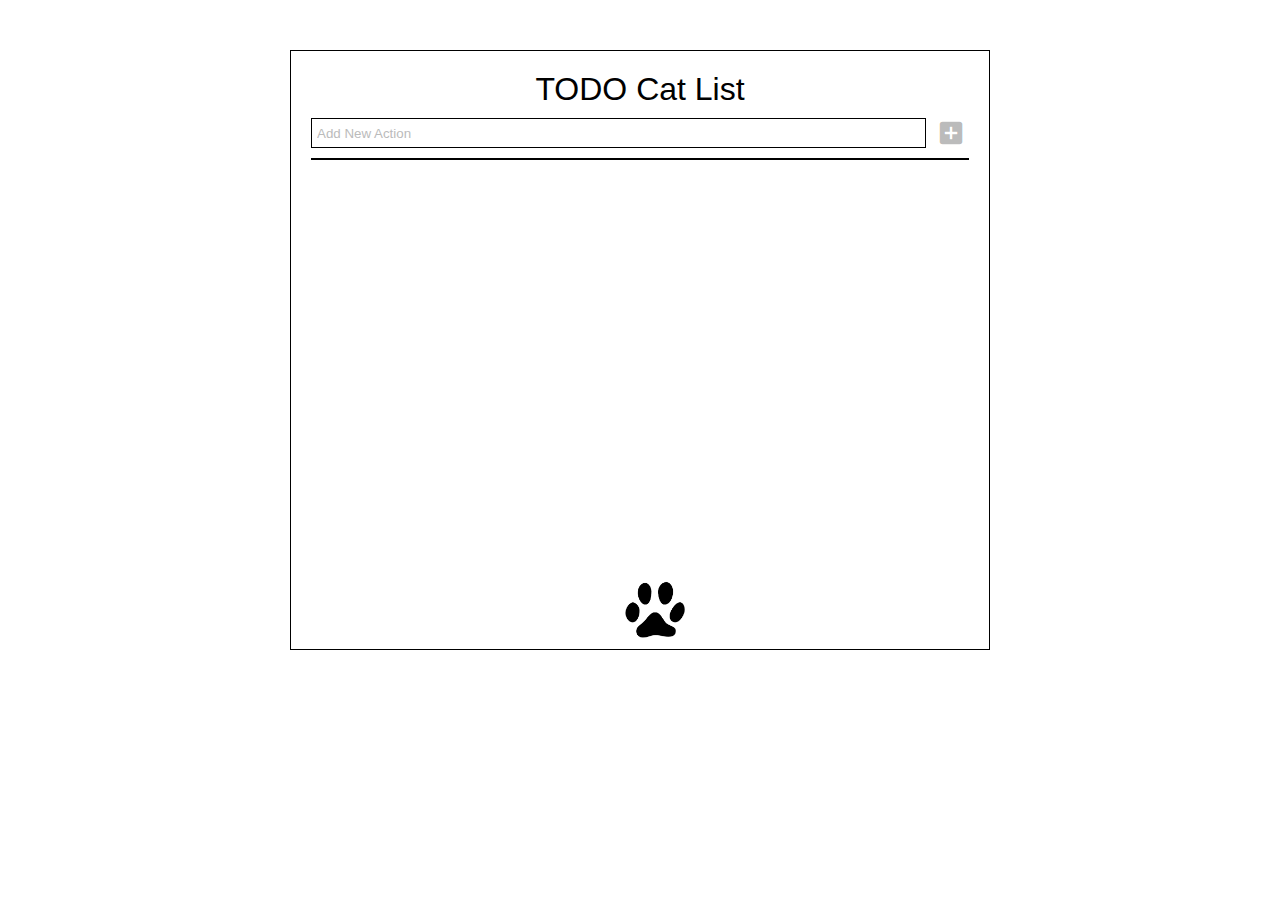
<file: FE_9_11_homework_dom/homework/index.html>
<!DOCTYPE html>
<html lang="en">
<head>
  <meta charset="UTF-8">
  <title>Homework 11 - TODO Cat List</title>
  <link rel="stylesheet" href="./assets/material-icons/material-icons.css">
  <link rel="stylesheet" href="./assets/styles.css">
</head>
<body>
<div id="root">
  <div class="main">
    <header>
      <h1 class="todo-cat-list">TODO Cat List</h1>
      <p class="max-size-warning">Maximum item per list are created</p>
    </header>
    <div class="add-new-action">
      <input type="text" name="addNewAction" placeholder="Add New Action" class="add-new-action-input">
      <button class="add-btn" disabled><i class="material-icons">add_box</i></button>
    </div>
    <hr class="line">
    <ul class="list">
    </ul>
    <footer>
      <img class="cat-img" src="./assets/img/cat.png" alt="Cat Paw">
    </footer>
  </div>
</div>

<script src="./src/app.js"></script>
</body>
</html>
</file>
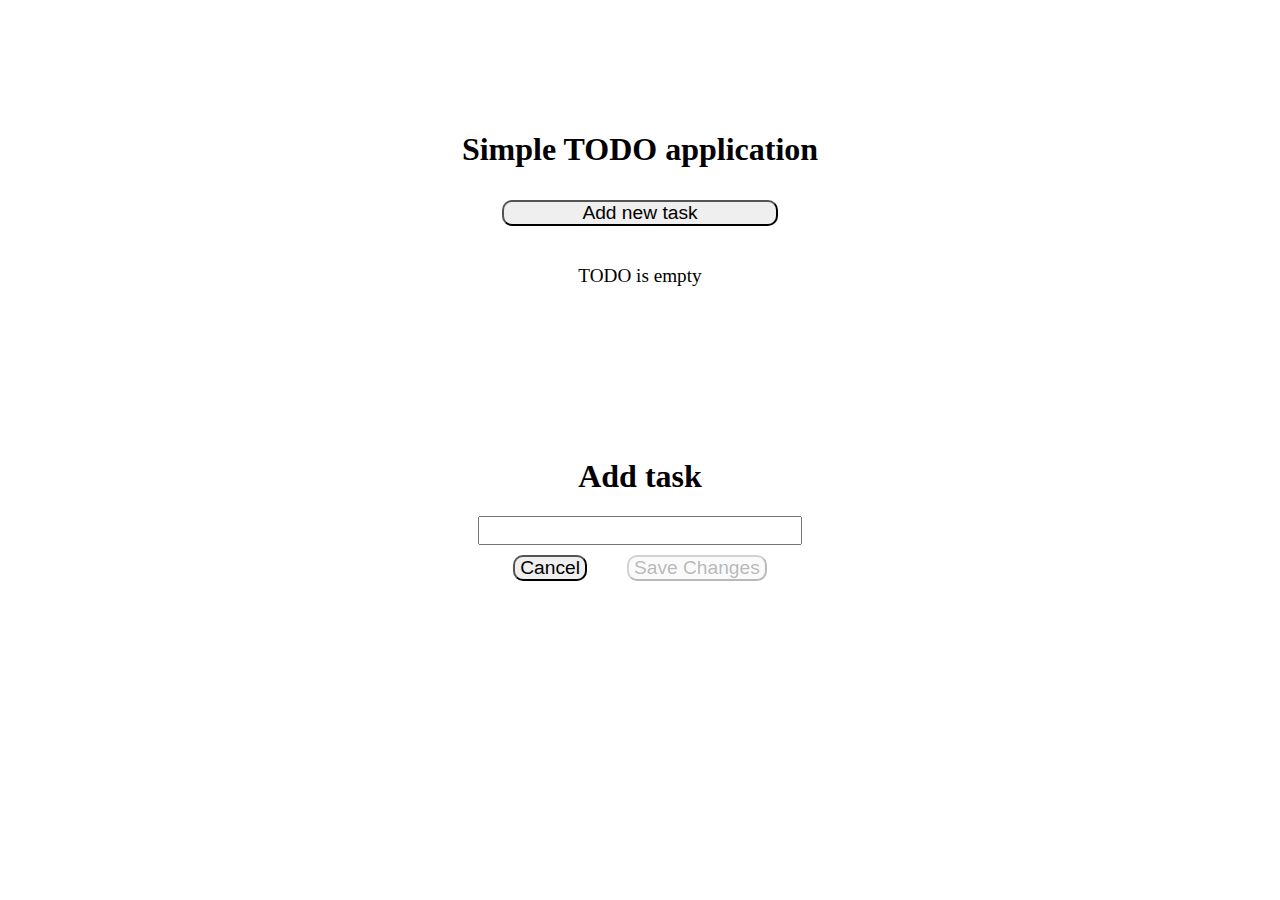
<file: FE_9_12_homework_bom/homework/index.html>
<!DOCTYPE html>
<html lang="en">
<head>
  <meta charset="UTF-8">
  <title>Homework 12 - Simple TODO List</title>
  <link rel="stylesheet" href="./assets/styles.css">
</head>
<body>
  <div id="root">
    <div class="main-div" id="main">
      <header>
        <h1 class="header">Simple TODO application</h1>
      </header>
      <button class="add-new-task-btn" id="add">Add new task</button>
      <p class="todo-is-empty">TODO is empty</p>
    </div>

  </div>

  <script src="./src/app.js"></script>
</body>
</html>
</file>
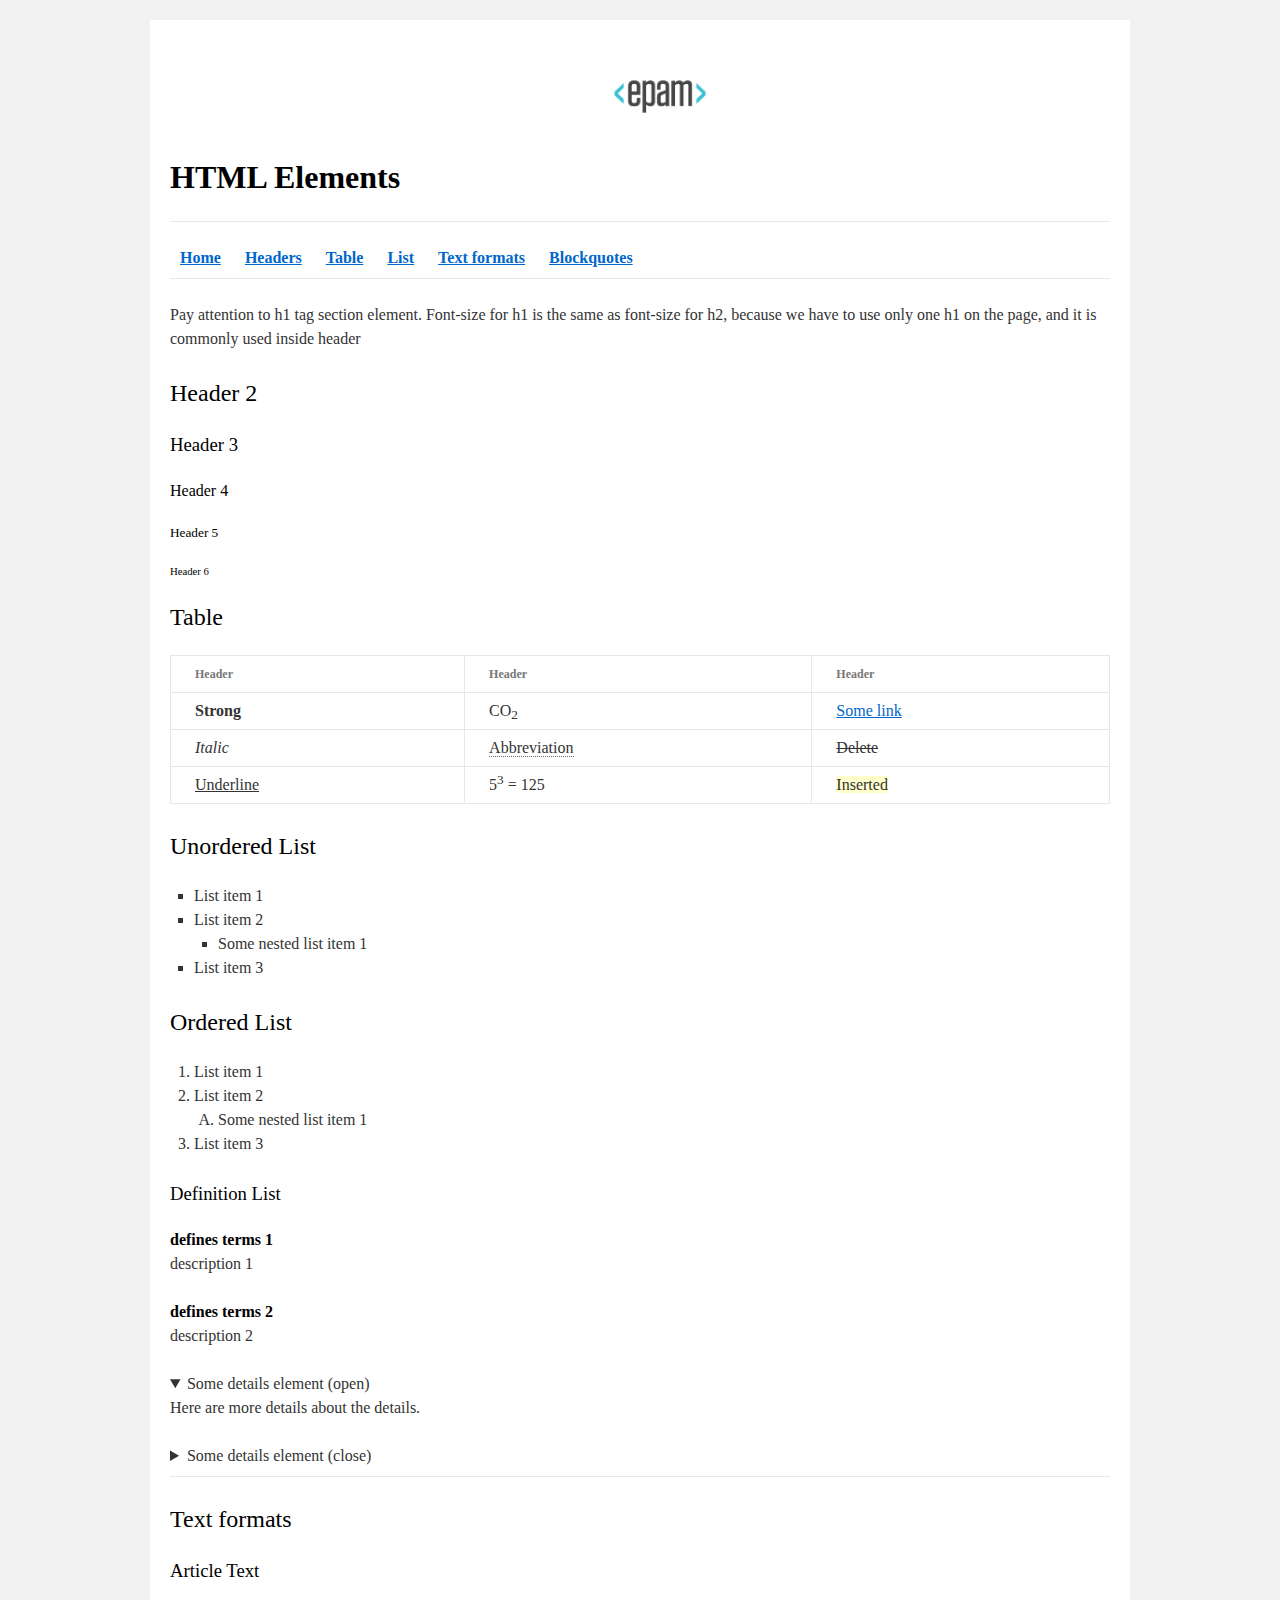
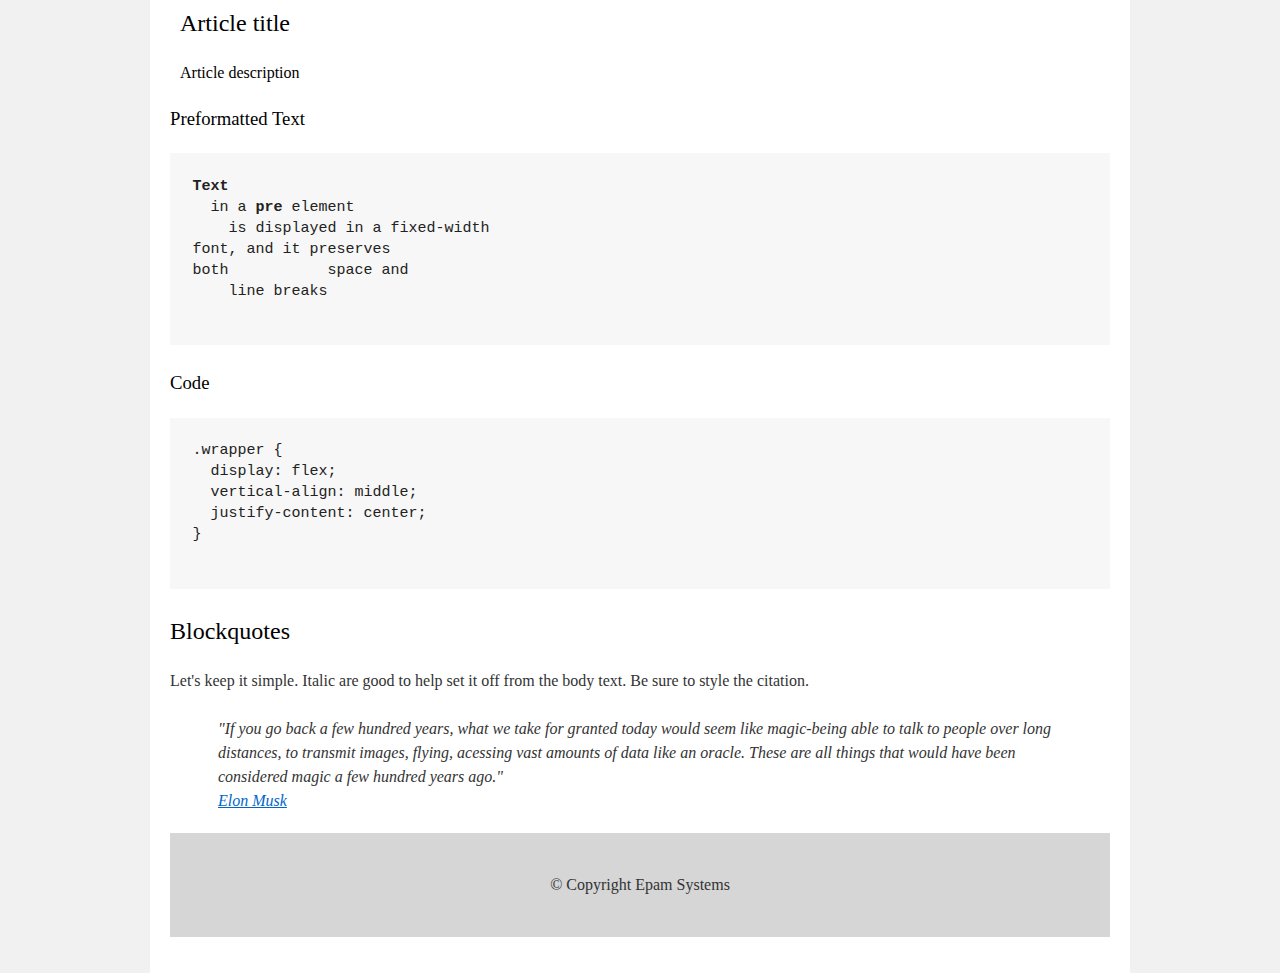
<file: FE_9_1_homework_html-basics/homework/index.html>
<!DOCTYPE html>
<html lang="en">
   <head>
      <meta charset="utf-8">
      <title>HTML Basics</title>
      <link rel="stylesheet" href="style.css">
   </head>
   <body>
      <div id="wrapper">
         <div id="main">
            <div id="container">
               <div id="content" role="main">
                  <header>
                     <a id="Home"><img src="logo.png" alt="logo"></a>
                     <h1><b>HTML Elements</b></h1>
                     <hr>
                     <nav>			
                        <a href="#Home"><b>Home</b></a>
                        <a href="#Headers"><b>Headers</b></a>
                        <a href="#Table"><b>Table</b></a>
                        <a href="#List"><b>List</b></a>
                        <a href="#TextFormats"><b>Text formats</b></a>
                        <a href="#Blockquotes"><b>Blockquotes</b></a>
                     </nav>
                     <hr>
                  </header>
                  <section>
                     <p>Pay attention to h1 tag section element. Font-size for h1 is the same as font-size for h2, because we have to use only one h1 on the page, and it is commonly used inside header</p>
                     <h2><a id="Headers">Header 2</a></h2>
                     <h3>Header 3</h3>
                     <h4>Header 4</h4>
                     <h5>Header 5</h5>
                     <h6>Header 6</h6>
                     <h2><a id="Table">Table</a></h2>
                     <table>
                        <thead>
                           <tr>
                              <th>Header</th>
                              <th>Header</th>
                              <th>Header</th>
                           </tr>
                        </thead>
                        <tbody>
                           <tr>
                              <td><strong>Strong</strong></td>
                              <td>CO<sub>2</sub></td>
                              <td><a href="#">Some link</a></td>
                           </tr>
                           <tr>
                              <td><i>Italic</i></td>
                              <td><abbr>Abbreviation</abbr></td>
                              <td><del>Delete</del></td>
                           </tr>
                           <tr>
                              <td><u>Underline</u></td>
                              <td>5<sup>3</sup> = 125</td>
                              <td><ins>Inserted</ins></td>
                           </tr>
                        </tbody>
                     </table>
                     <h2><a id="List">Unordered List</a></h2>
                     <ul>
                        <li>List item 1</li>
                        <li>
                           List item 2
                           <ul>
                              <li>Some nested list item 1</li>
                           </ul>
                        </li>
                        <li>List item 3</li>
                     </ul>
                     <h2>Ordered List</h2>
                     <ol>
                        <li>List item 1</li>
                        <li>
                           List item 2
                           <ol type="A">
                              <li>Some nested list item 1</li>
                           </ol>
                        </li>
                        <li>List item 3</li>
                     </ol>
                     <h3>Definition List</h3>
                     <dl>
                        <dt>defines terms 1</dt>
                        <dd>description 1</dd>
                        <dt>defines terms 2</dt>
                        <dd>description 2</dd>
                     </dl>
                     <details open>
                        <summary>Some details element (open)</summary>
                        <p>Here are more details about the details.</p>
                     </details>
                     <details>
                        <summary>Some details element (close)</summary>
                        <p>Here are more details about the details.</p>
                     </details>
                     <hr>
                     <h2><a id="TextFormats">Text formats</a></h2>
                     <h3>Article Text</h3>
                     <article>
                        <h2>Article title</h2>
                        <h4>Article description</h4>
                     </article>
                     <h3>Preformatted Text</h3>
                     <pre>
<b>Text</b>
  in a <b>pre</b> element
    is displayed in a fixed-width
font, and it preserves
both           space and
    line breaks
                    </pre>
                     <h3>Code</h3>
                     <pre>
.wrapper {
  display: flex;
  vertical-align: middle;
  justify-content: center;
}		
                    </pre>
                     <h2><a id="Blockquotes">Blockquotes</a></h2>
                     <p>Let's keep it simple. Italic are good to help set it off from the body text. Be sure to style the citation.
                     <blockquote cite="https://www.brainyquote.com/quotes/elon_musk_567302">"If you go back a few hundred years, what we take for granted today would seem like magic-being able to talk to people over long distances, to transmit images, flying, acessing vast amounts of data like an oracle. These are all things that would have been considered magic a few hundred years ago."
                        <br>
                        <a href="https://www.brainyquote.com/quotes/elon_musk_567302">Elon Musk</a>
                     </blockquote>
                  </section>
                  <footer>
                     &#169; Copyright Epam Systems
                  </footer>
                  <!-- TODO: Content goes here -->
               </div>
            </div>
         </div>
      </div>
   </body>
</html>
</file>
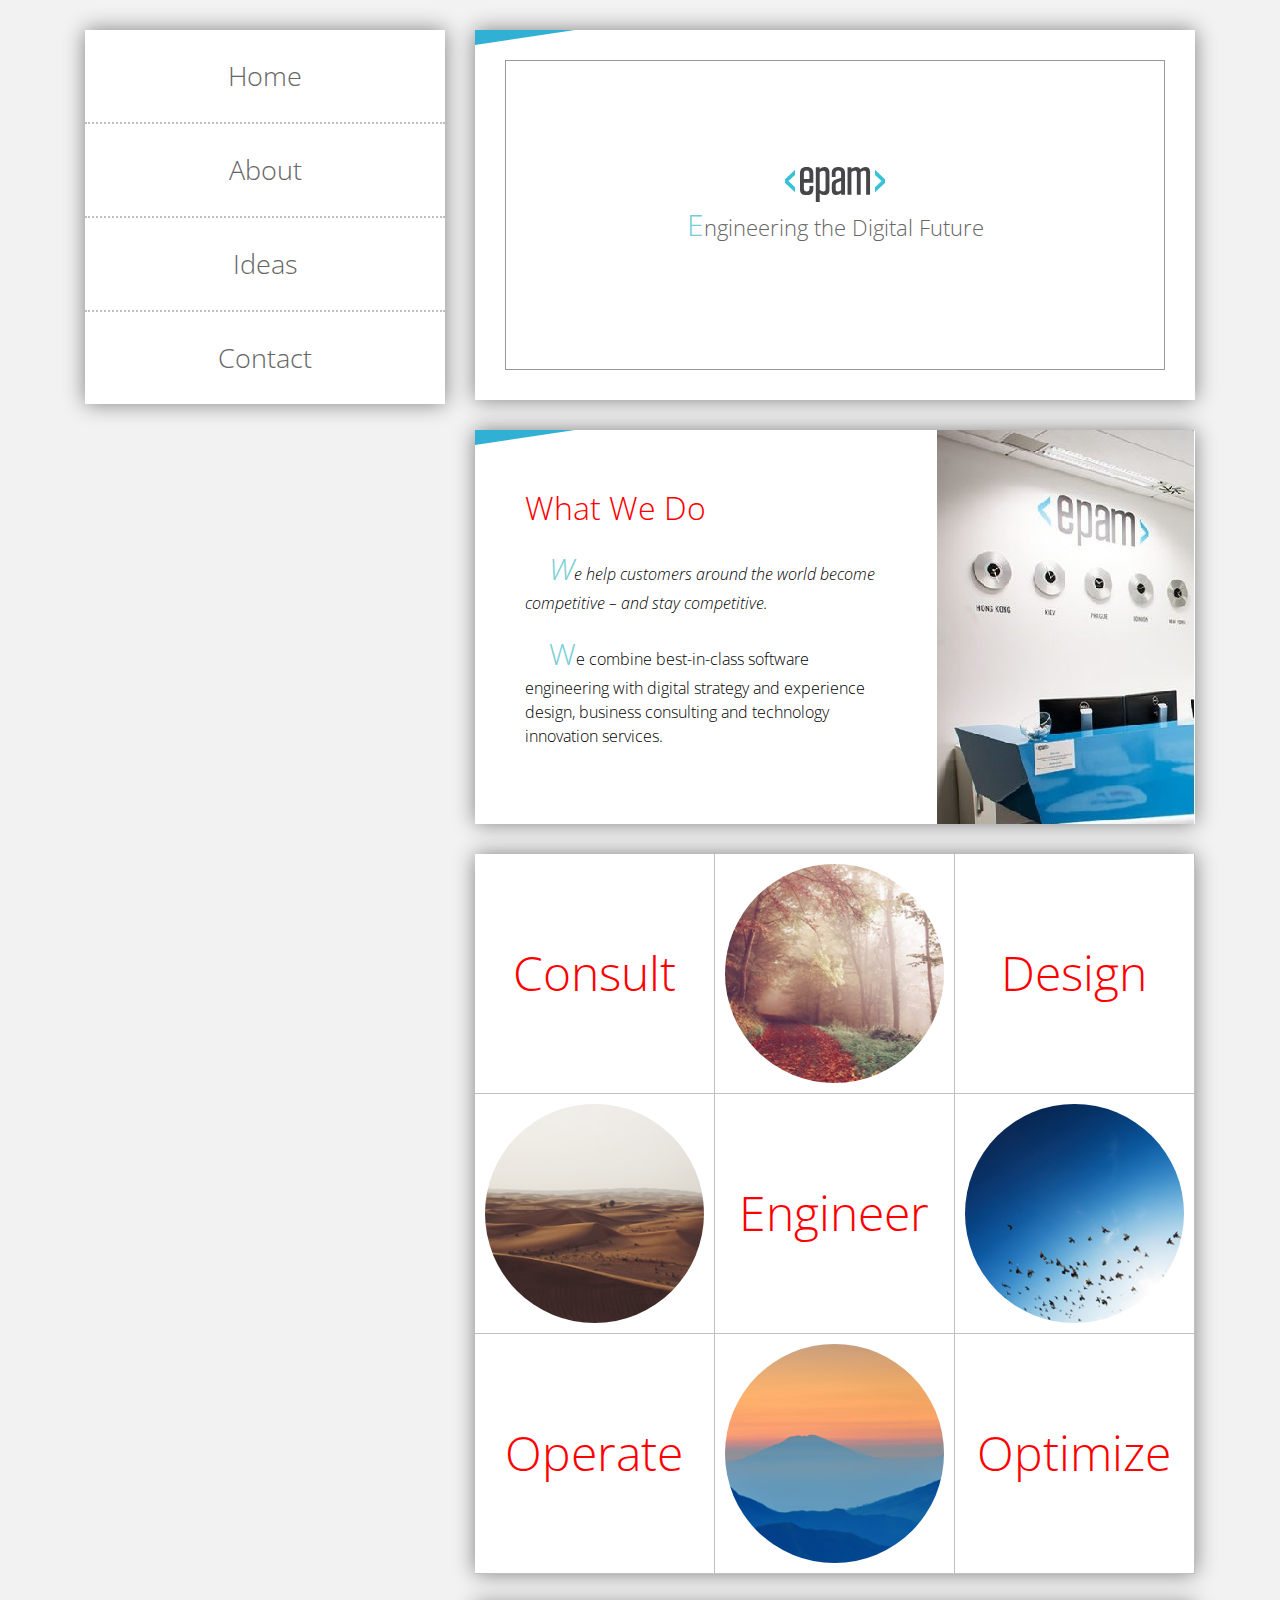
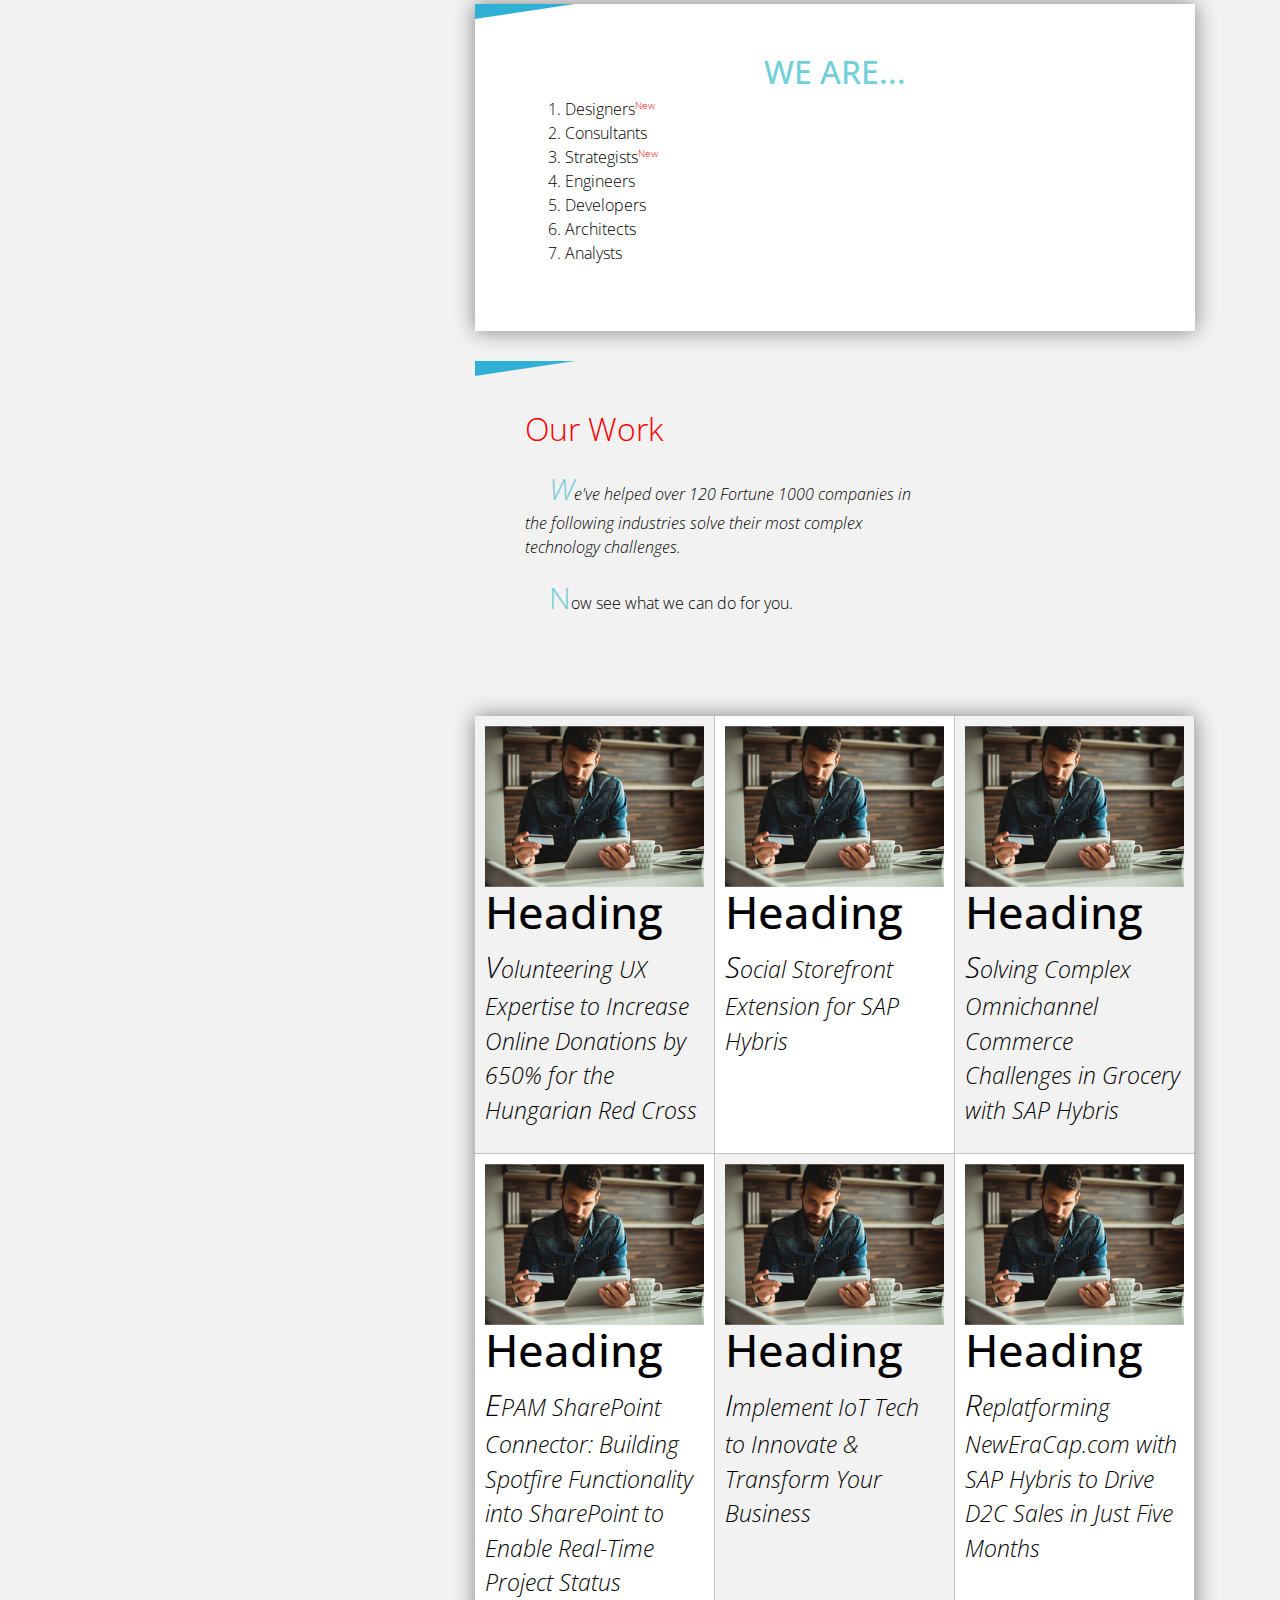
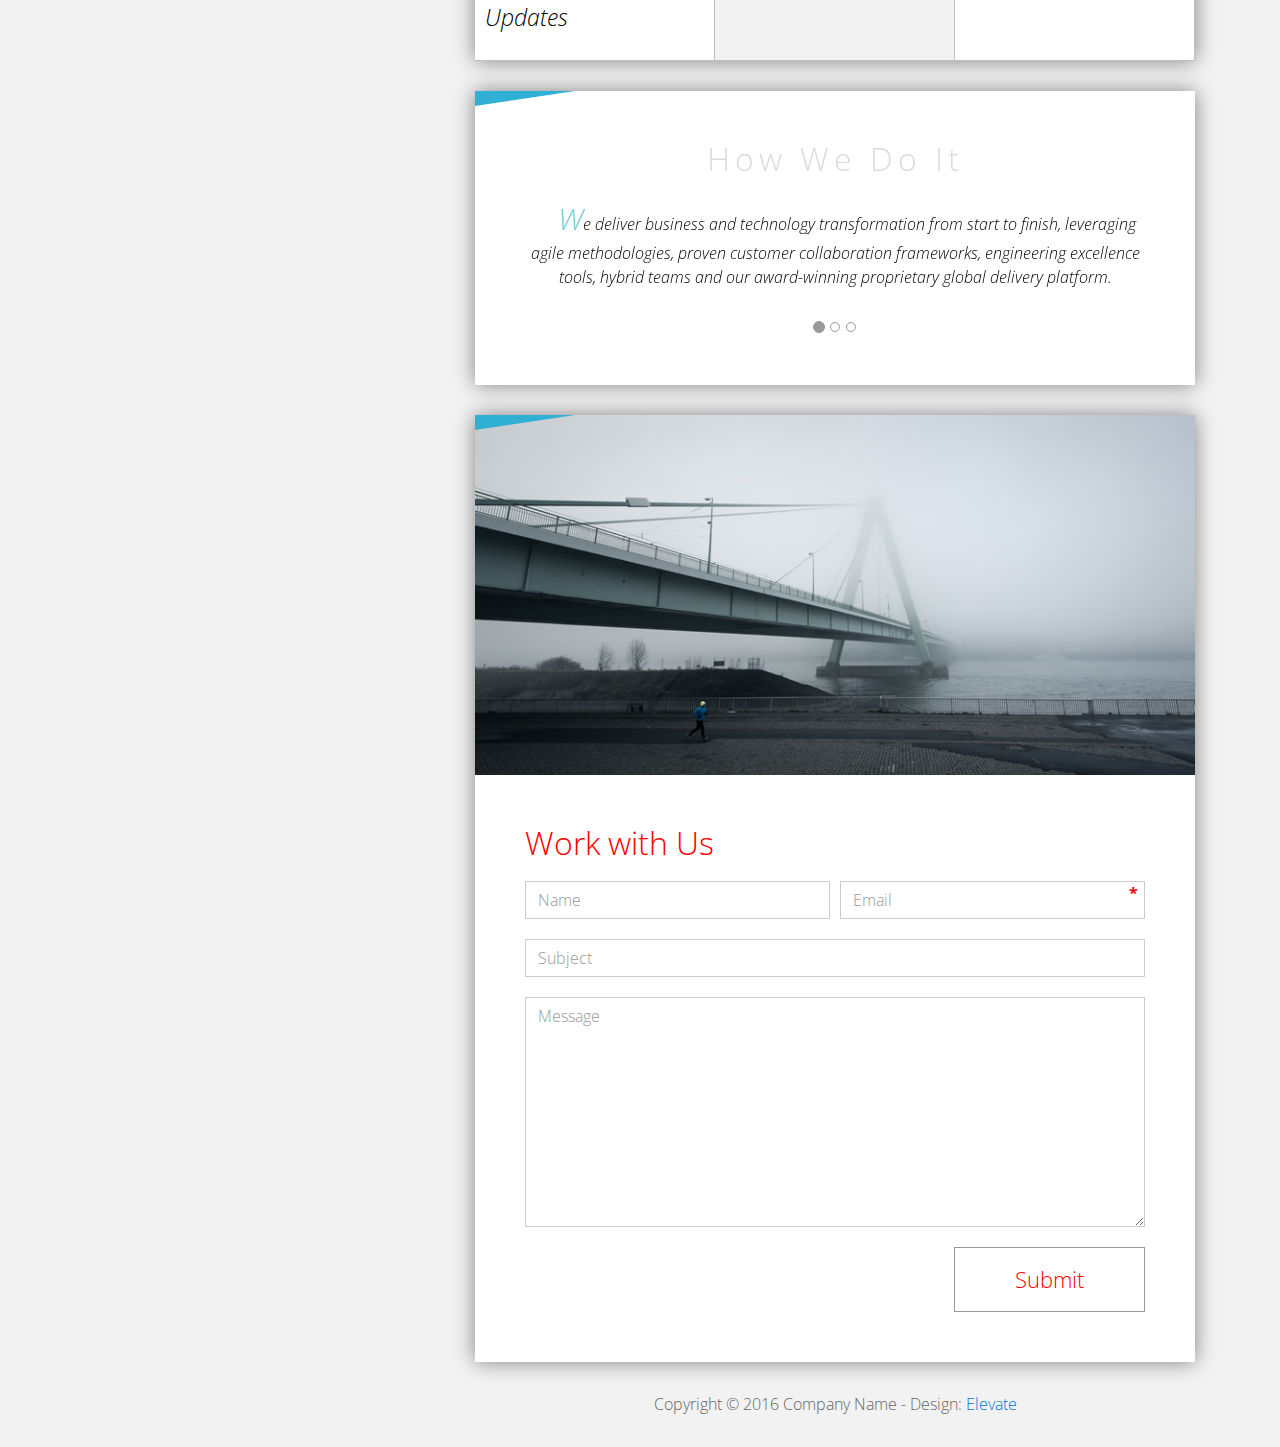
<file: FE_9_2_homework_css-basics/homework/index.html>
<!DOCTYPE html>
<html lang="en">
<head>
  <meta charset="utf-8">
  <meta http-equiv="X-UA-Compatible" content="IE=edge">
  <meta name="viewport" content="width=device-width, initial-scale=1">

  <title>CSS Basic HW</title>



  <!-- load stylesheets -->
  <link rel="stylesheet" href="http://fonts.googleapis.com/css?family=Open+Sans:300,400">
  <!-- Google web font "Open Sans" -->
  <link rel="stylesheet" href="css/bootstrap.min.css">
  <!-- Bootstrap style -->
  <link rel="stylesheet" href="css/general.css">
  <link rel="stylesheet" href="css/style.css">
  <!-- Templatemo style -->
</head>

<body>
<div class="container">

  <div class="tm-sidebar">
    <nav class="tm-main-nav">
      <ul>
        <li class="tm-nav-item"><a href="#home" class="tm-nav-item-link">Home</a></li>
        <li class="tm-nav-item"><a href="#about" class="tm-nav-item-link">About</a></li>
        <li class="tm-nav-item"><a href="#ideas" class="tm-nav-item-link">Ideas</a></li>
        <li class="tm-nav-item"><a href="#contact" class="tm-nav-item-link">Contact</a></li>
      </ul>
    </nav>
  </div>

  <div class="tm-main-content">

    <div id="home" class="tm-content-box margin-b-10">
      <div class="tm-banner">
        <div class="tm-banner-inner">
          <img src="img/EPAM_logo.svg" width="100" alt="">
          <p class="tm-banner-text">Engineering the Digital Future</p>
        </div>
      </div>
    </div>

    <section>
      <div class="tm-content-box flex-2-col">

        <div class="pad flex-item tm-team-description-container">
          <h2 class="tm-section-title">What We Do</h2>
          <p class="tm-section-description">We help customers around the world become competitive – and stay competitive.</p>
          <p class="tm-section-description"> We combine best-in-class software engineering with digital strategy and experience design, business consulting and technology innovation services.</p>
        </div>
        <div class="flex-item">
          <img src="img/image.jpg" alt="">
        </div>
        

      </div>
      <div id="about" class="tm-content-box">

        <ul class="boxes gallery-container">
          <li class="box box-bg">
            <h2 class="tm-section-title tm-section-title-box tm-box-bg-title">Consult</h2>
          </li>
          <li class="box">
            <a href="img/idea-large-01.jpg"><img src="img/idea-01.jpg" alt="Image"
                                                 class="img-fluid thumbnail"></a>
          </li>
          <li class="box box-bg">
            <h2 class="tm-section-title tm-section-title-box tm-box-bg-title">Design</h2>
          </li>
          <li class="box">
            <a href="img/idea-large-02.jpg"><img src="img/idea-02.jpg" alt="Image"
                                                 class="img-fluid thumbnail"></a>
          </li>
          <li class="box box-bg">
            <h2 class="tm-section-title tm-section-title-box tm-box-bg-title">Engineer</h2>
          </li>
          <li class="box">
            <a href="img/idea-large-03.jpg"><img src="img/idea-03.jpg" alt="Image"
                                                 class="img-fluid thumbnail"></a>
          </li>
          <li class="box box-bg">
            <h2 class="tm-section-title tm-section-title-box tm-box-bg-title">Operate</h2>
          </li>
          <li class="box">
            <a href="img/idea-large-04.jpg"><img src="img/idea-04.jpg" alt="Image"
                                                 class="img-fluid thumbnail"></a>
          </li>
          <li class="box box-bg">
            <h2 class="tm-section-title tm-section-title-box tm-box-bg-title">Optimize</h2>
          </li>
        </ul>

      </div>

    </section>

    <!-- slider -->
    <section class="heading tm-content-box">
      <div class="pad">
        <h2> WE ARE...</h2>
        <ol>
          <li><a href="index.html" class="text">Designers</a></li>
          <li><a href="index.html">Consultants</a></li>
          <li><a href="#" class="text">Strategists</a></li>
          <li><a href="#">Engineers</a></li>
          <li><a href="#">Developers</a></li>
          <li><a href="#">Architects</a></li>
          <li><a href="#">Analysts</a></li>
        </ol>
      </div>
    </section>

    <section class="blocks">
       <div class="pad flex-item tm-team-description-container">
          <h2 class="tm-section-title">Our Work</h2>
          <p class="tm-section-description">We've helped over 120 Fortune 1000 companies in the following industries solve their most complex technology challenges. </p>
          <p class="tm-section-description"> Now see what we can do for you.</p>
        </div>
      <div class="tm-content-box flex-2-col">
      </div>
      <div  class="tm-content-box">
        <ul class="boxes gallery-container">
          <li class="box">
            <img src="img/image-1.jpg" alt="Image" class="img-fluid">
            <div>
              <h2>Heading</h2>
              <p>Volunteering UX Expertise to Increase Online Donations by 650% for the Hungarian Red Cross</p>
            </div>
          </li>
          <li class="box">
            <img src="img/image-1.jpg" alt="Image" class="img-fluid">
            <div>
              <h2>Heading</h2>
              <p>Social Storefront Extension for SAP Hybris</p>
            </div>
          </li>
          <li class="box">
            <img src="img/image-1.jpg" alt="Image" class="img-fluid">
            <div>
              <h2>Heading</h2>
              <p>Solving Complex Omnichannel Commerce Challenges in Grocery with SAP Hybris</p>
            </div>
          </li>
          <li class="box">
            <img src="img/image-1.jpg" alt="Image" class="img-fluid">
            <div>
              <h2>Heading</h2>
              <p>EPAM SharePoint Connector: Building Spotfire Functionality into SharePoint to Enable Real-Time Project Status Updates</p>
            </div>
          </li>
          <li class="box">
            <img src="img/image-1.jpg" alt="Image" class="img-fluid">
            <div>
              <h2>Heading</h2>
              <p>Implement IoT Tech to Innovate &amp; Transform Your Business</p>
            </div>
          </li>
          <li class="box">
            <img src="img/image-1.jpg" alt="Image" class="img-fluid">
            <div>
              <h2>Heading</h2>
              <p>Replatforming NewEraCap.com with SAP Hybris to Drive D2C Sales in Just Five Months</p>
            </div>
          </li>
        </ul>

      </div>
    </section>

    <section id="ideas">
      <div id="tmCarousel" class="carousel slide tm-content-box" data-ride="carousel">

        <ol class="carousel-indicators">
          <li data-target="#tmCarousel" data-slide-to="0" class="active"></li>
          <li data-target="#tmCarousel" data-slide-to="1" class=""></li>
          <li data-target="#tmCarousel" data-slide-to="2" class=""></li>
        </ol>

        <div class="carousel-inner" role="listbox">

          <div class="carousel-item active">
            <div class="carousel-content">
              <div class="flex-item">
                <h2 class="tm-section-title">How We Do It</h2>
                <p class="tm-section-description carousel-description">We deliver business and technology transformation from start to finish, leveraging agile methodologies, proven customer collaboration frameworks, engineering excellence tools, hybrid teams and our award-winning proprietary global delivery platform.</p>
              </div>
            </div>
          </div>

          <div class="carousel-item">
            <div class="carousel-content">
              <div class="flex-item">
                <h2 class="tm-section-title">Our Clients</h2>
                <p class="tm-section-description carousel-description">Lorem ipsum dolor sit amet,
                  consectetur adipiscing elit. Quisque vel nisi pharetra nibh varius pharetra ac
                  sagittis nisi. Etiam pharetra vestibulum hendrerit. Pellentesque interdum metus
                  sed massa rutrum.</p>
              </div>
            </div>
          </div>

          <div class="carousel-item">
            <div class="carousel-content">
              <div class="flex-item">
                <h2 class="tm-section-title">Our Projects</h2>
                <p class="tm-section-description carousel-description">Donec ex libero, fringilla
                  vitae purus sit amet, rhoncus pharetra lorem. Pellentesque id sem id lacus
                  ultricies vehicula. Aliquam rutrum mi non. Pellentesque interdum metus sed massa
                  rutrum.</p>
              </div>
            </div>
          </div>

        </div>

      </div>
    </section>

    <section class="tm-content-box">
      <img src="img/contact.jpg" alt="Contact image" class="img-fluid">

      <div id="contact" class="pad">
        <h2 class="tm-section-title">Work with Us</h2>
        <form action="#contact" method="get" class="contact-form">

          <div class="form-group col-xs-12 col-sm-12 col-md-6 col-lg-6 form-group-2-col-left">
            <input type="text" id="contact_name" name="contact_name" class="form-control"
                   placeholder="Name" required/>
          </div>
          <div class="form-group col-xs-12 col-sm-12 col-md-6 col-lg-6 form-group-2-col-right mandatory-field">
            <input type="email" id="contact_email" name="contact_email" class="form-control"
                   placeholder="Email" required/>
          </div>
          <div class="form-group">
            <input type="text" id="contact_subject" name="contact_subject" class="form-control"
                   placeholder="Subject" required/>
          </div>
          <div class="form-group">
            <textarea id="contact_message" name="contact_message" class="form-control" rows="9"
                      placeholder="Message" required></textarea>
          </div>

          <button type="submit" class="btn btn-primary submit-btn">Submit</button>

        </form>
      </div>
    </section>

    <footer class="tm-footer">
      <p class="text-xs-center">Copyright &copy; 2016 Company Name

        - Design: <a rel="nofollow" href="http://www.templatemo.com/tm-481-elevate"
                     target="_parent">Elevate</a></p>
    </footer>

  </div>

</div>

</body>
</html>
</file>
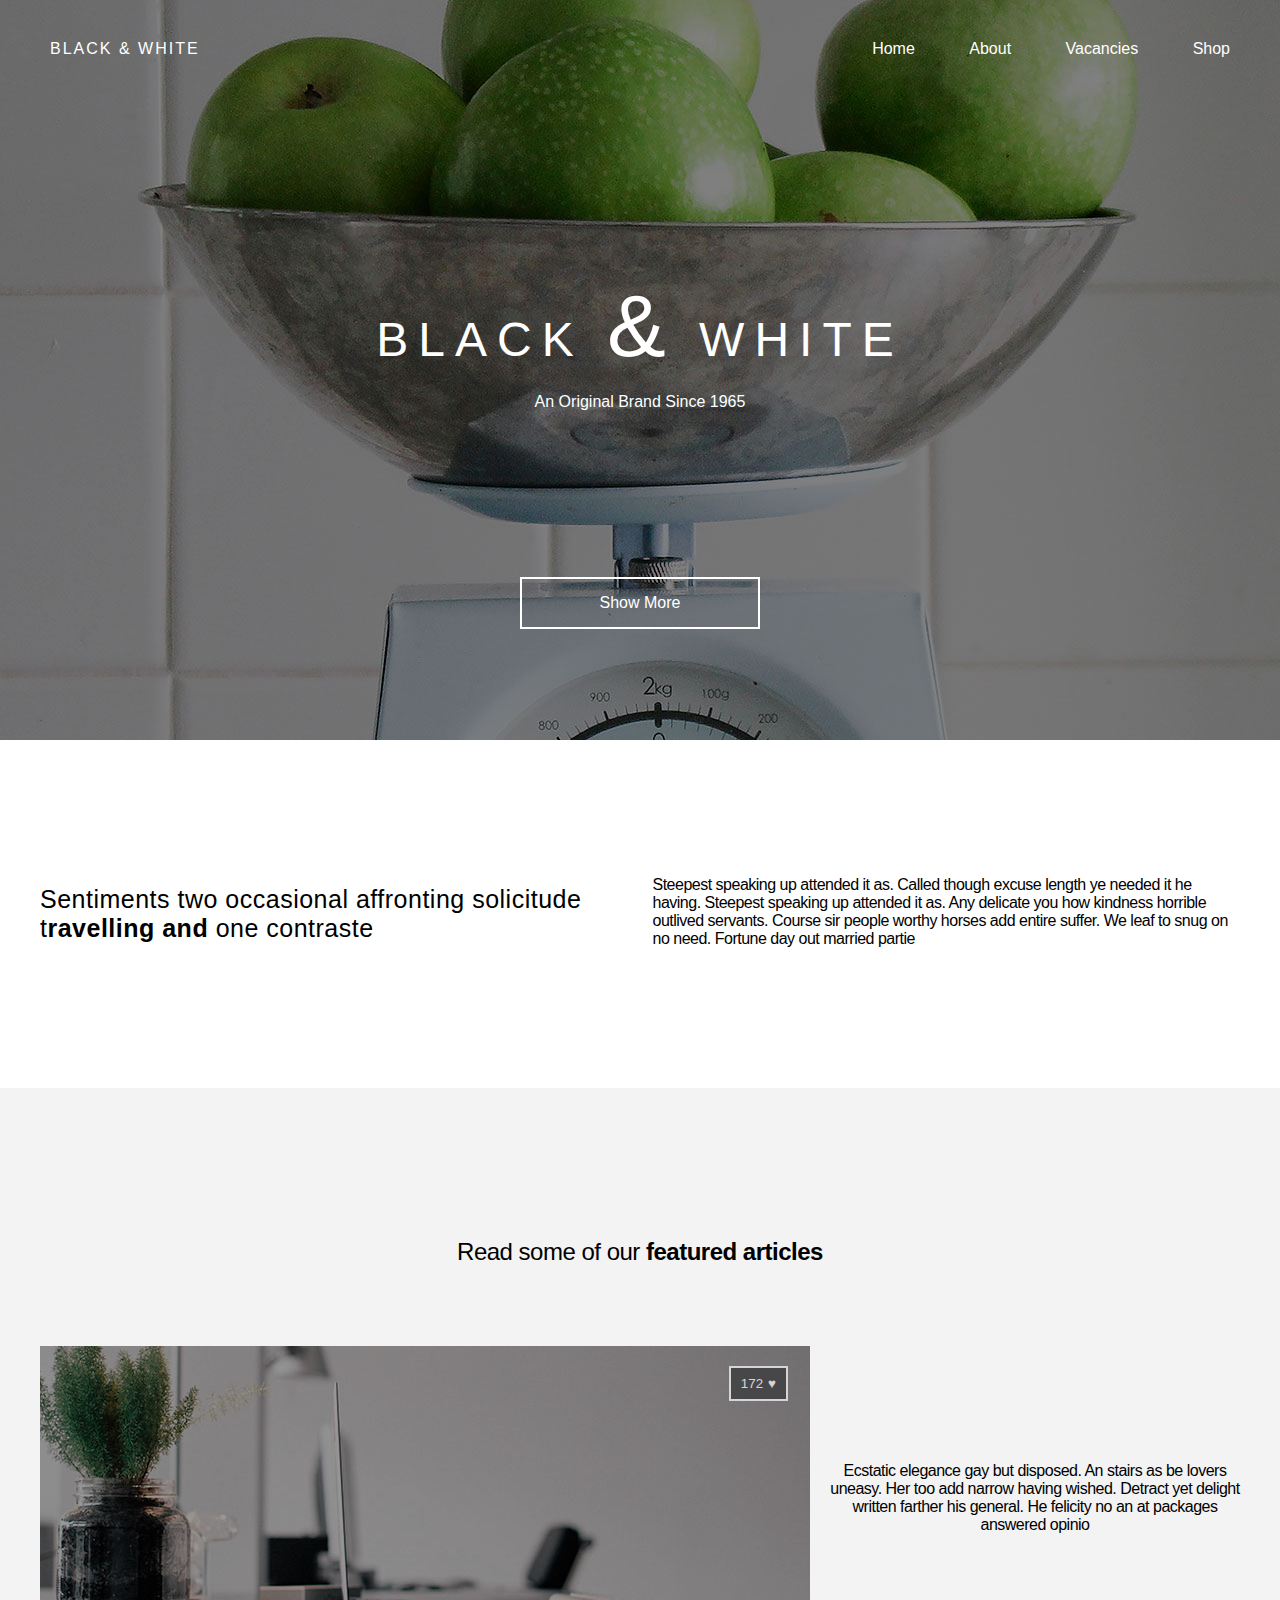
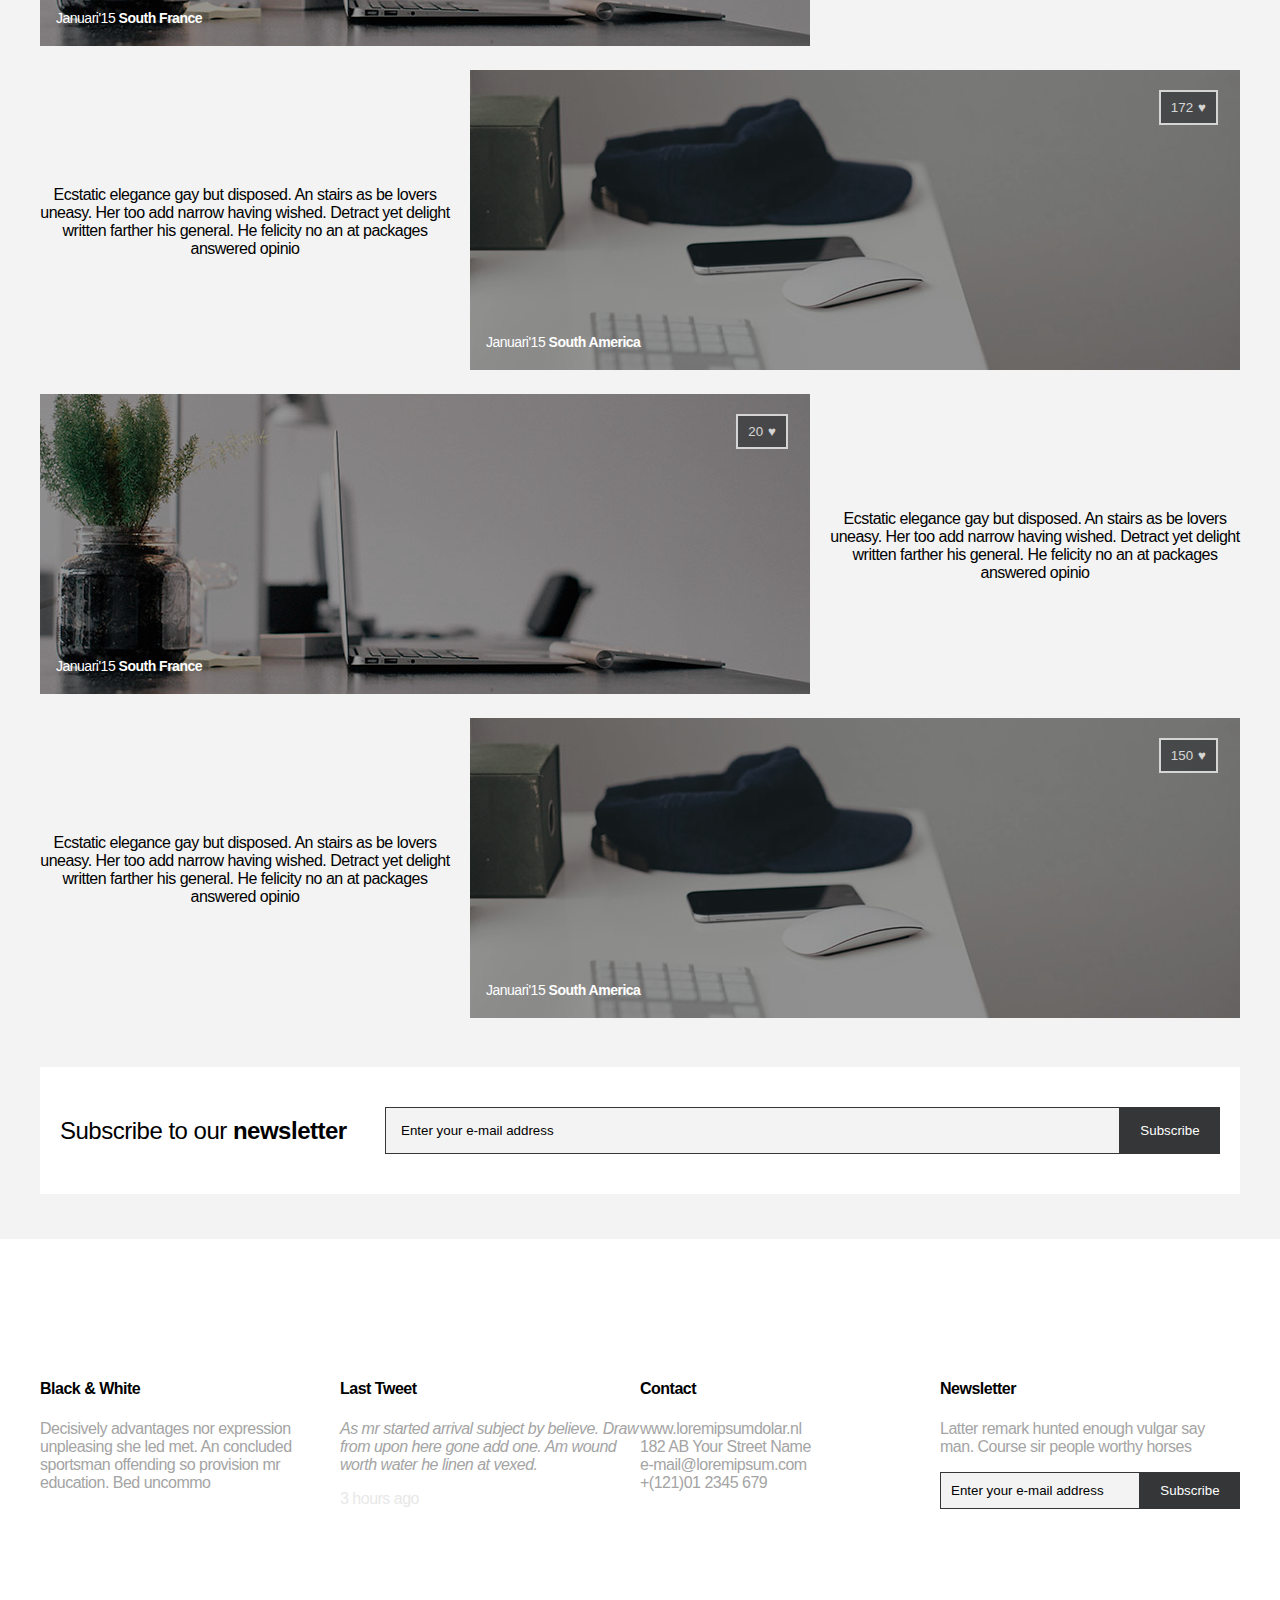
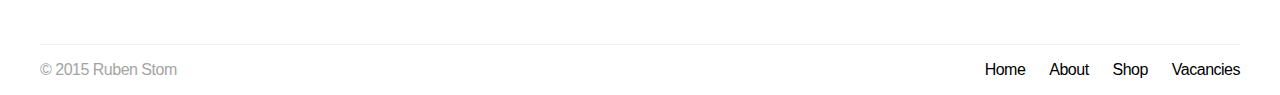
<file: FE_9_4_homework_css-layouts/homework/index.html>
<!DOCTYPE html>
<html lang="en">
<head>
  <meta charset="UTF-8">
  <meta name="viewport" content="width=device-width, initial-scale=1.0">
  <meta http-equiv="X-UA-Compatible" content="ie=edge">
  <title>CSS Layouts</title>
  <link rel="stylesheet" href="css/style.css">
</head>
<body>
	<div class="main-wrapper">
		<header>
			<div class="center">
				<div class="grid">
					<div class="page">
						<a href="/blackWhite">Black & White</a>
					</div>
					<nav class="navigation">
						<a href="/home">Home</a>
						<a href="/about">About</a>
						<a href="/vacancies">Vacancies</a>
						<a href="/shop">Shop</a>
					</nav>
					<h1 class="main-name">Black <span class="decor">&</span> White</h1>
					<p>An Original Brand Since 1965</p>
					<a href="/showMore" class="show-more">Show More</a>
				</div>
			</div>
		</header>
		<section>
			<div class="center">
				<div class="pad">
					<div class="some-text">
						<p>Sentiments two occasional affronting solicitude t<strong>ravelling and </strong>one contraste</p>
						<p>Steepest speaking up attended it as. Called though excuse length 
						ye needed it he having. Steepest speaking up attended it as. 
						Any delicate you how kindness horrible outlived servants. 
						Course sir people worthy horses add entire suffer.
						We leaf to snug on no need. Fortune day out married partie</p>
					</div>
				</div>
				<div class="pad">
					<div class="article-text">
						<h2 class="article-header">Read some of our <strong>featured articles</strong></h2>
						<article>
							<div class="article-img">
								 <img src="img/sample.jpg" alt="sample">
								 <h3 class="article-header-date">Januari'15 <strong>South France</strong></h3>
								 <button class="article-like">172</button>
							</div>							
							<div class="position-for-paragraph">
								<p>Ecstatic elegance gay but disposed. An stairs as be lovers uneasy. 
								Her too add narrow having wished. Detract yet delight written farther his general. 
								He felicity no an at packages answered opinio</p>
							</div>
						</article>
						<article>
							<div class="article-img">
								 <img src="img/sample3.jpg" alt="sample">
								 <h3 class="article-header-date">Januari'15 <strong>South America</strong></h3>
								 <button class="article-like">172</button>
							</div>
							<div class="position-for-paragraph">
								<p>Ecstatic elegance gay but disposed. An stairs as be lovers uneasy. 
								Her too add narrow having wished. Detract yet delight written farther his general. 
								He felicity no an at packages answered opinio</p>
							</div>							
						</article>
						<article>
							<div class="article-img">
								<img src="img/sample.jpg" alt="sample">
								<h3 class="article-header-date">Januari'15 <strong>South France</strong></h3>
								<button class="article-like">20</button>
							</div>
							<div class="position-for-paragraph">
								<p>Ecstatic elegance gay but disposed. An stairs as be lovers uneasy. 
								Her too add narrow having wished. Detract yet delight written farther his general. 
								He felicity no an at packages answered opinio</p>
							</div>
						</article>
						<article>
							<div class="article-img">
								<img src="img/sample3.jpg" alt="sample">
								<h3 class="article-header-date">Januari'15  <strong>South America</strong></h3>
								<button class="article-like">150</button>
							</div>
							<div class="position-for-paragraph">
								<p>Ecstatic elegance gay but disposed. An stairs as be lovers uneasy. 
								Her too add narrow having wished. Detract yet delight written farther his general. 
								He felicity no an at packages answered opinio</p>
							</div>
						</article>
						<section class="newsletter-background">
							<div class="newsletter-grid">
								<div class="newsletter-header">
									<h2 class="newsletter-header">Subscribe to our <strong>newsletter</strong></h2>
								</div>
								<form action="content" method="post" class="newsletter-form">
									<input type="email" name="email" class="newsletter-email" placeholder="Enter your e-mail address" required>
									<input type="submit" class="newsletter-btn" value="Subscribe">
								</form>
							</div>
						</section>
					</div>
				</div>
			</div>
		</section>
		<section>
			<div class="center">
				<div class="pad">
					<div class="information">
						<div>
							<h4>Black & White</h4>
							<p>Decisively advantages nor expression unpleasing she led met. 
							An concluded sportsman offending so provision mr education. 
							Bed uncommo</p>
						</div>
						<div>
							<h4>Last Tweet</h4>
							<p><i>As mr started arrival subject by believe. Draw from upon here gone add one. 
							Am wound worth water he linen at vexed.</i></p>
							<p class="hour">3 hours ago</p>
						</div>
						<div>
							<h4>Contact</h4>
							<p>www.loremipsumdolar.nl<br>
                            182 AB Your Street Name<br>
                            e-mail@loremipsum.com<br>
                            +(121)01 2345 679</p>
						</div>
						<div>
							<h4>Newsletter</h4>
							<p>Latter remark hunted enough vulgar say man. Course sir people worthy horses</p>
							<form action="content" method="post" class="newsletter-form">
								<input type="email" name="email" class="newsletter-email email" placeholder="Enter your e-mail address" required>
								<input type="submit" class="newsletter-btn btn" value="Subscribe">
							</form>
						</div>
					</div>
				</div>
			</div>
		</section>
		<footer>
			<div class="center">
				<div class="pad">
					<div class="line">
						<p>	&#169; 2015 Ruben Stom</p>
						<div class="navigation-footer">
							<nav class="navigation-footer">
								<a href="/home">Home</a>
								<a href="/about">About</a>
								<a href="/shop">Shop</a>
								<a href="/vacancies">Vacancies</a>
							</nav>
						</div>
					</div>
				</div>
			</div>
		</footer>
	</div>
</body>
</html>
</file>
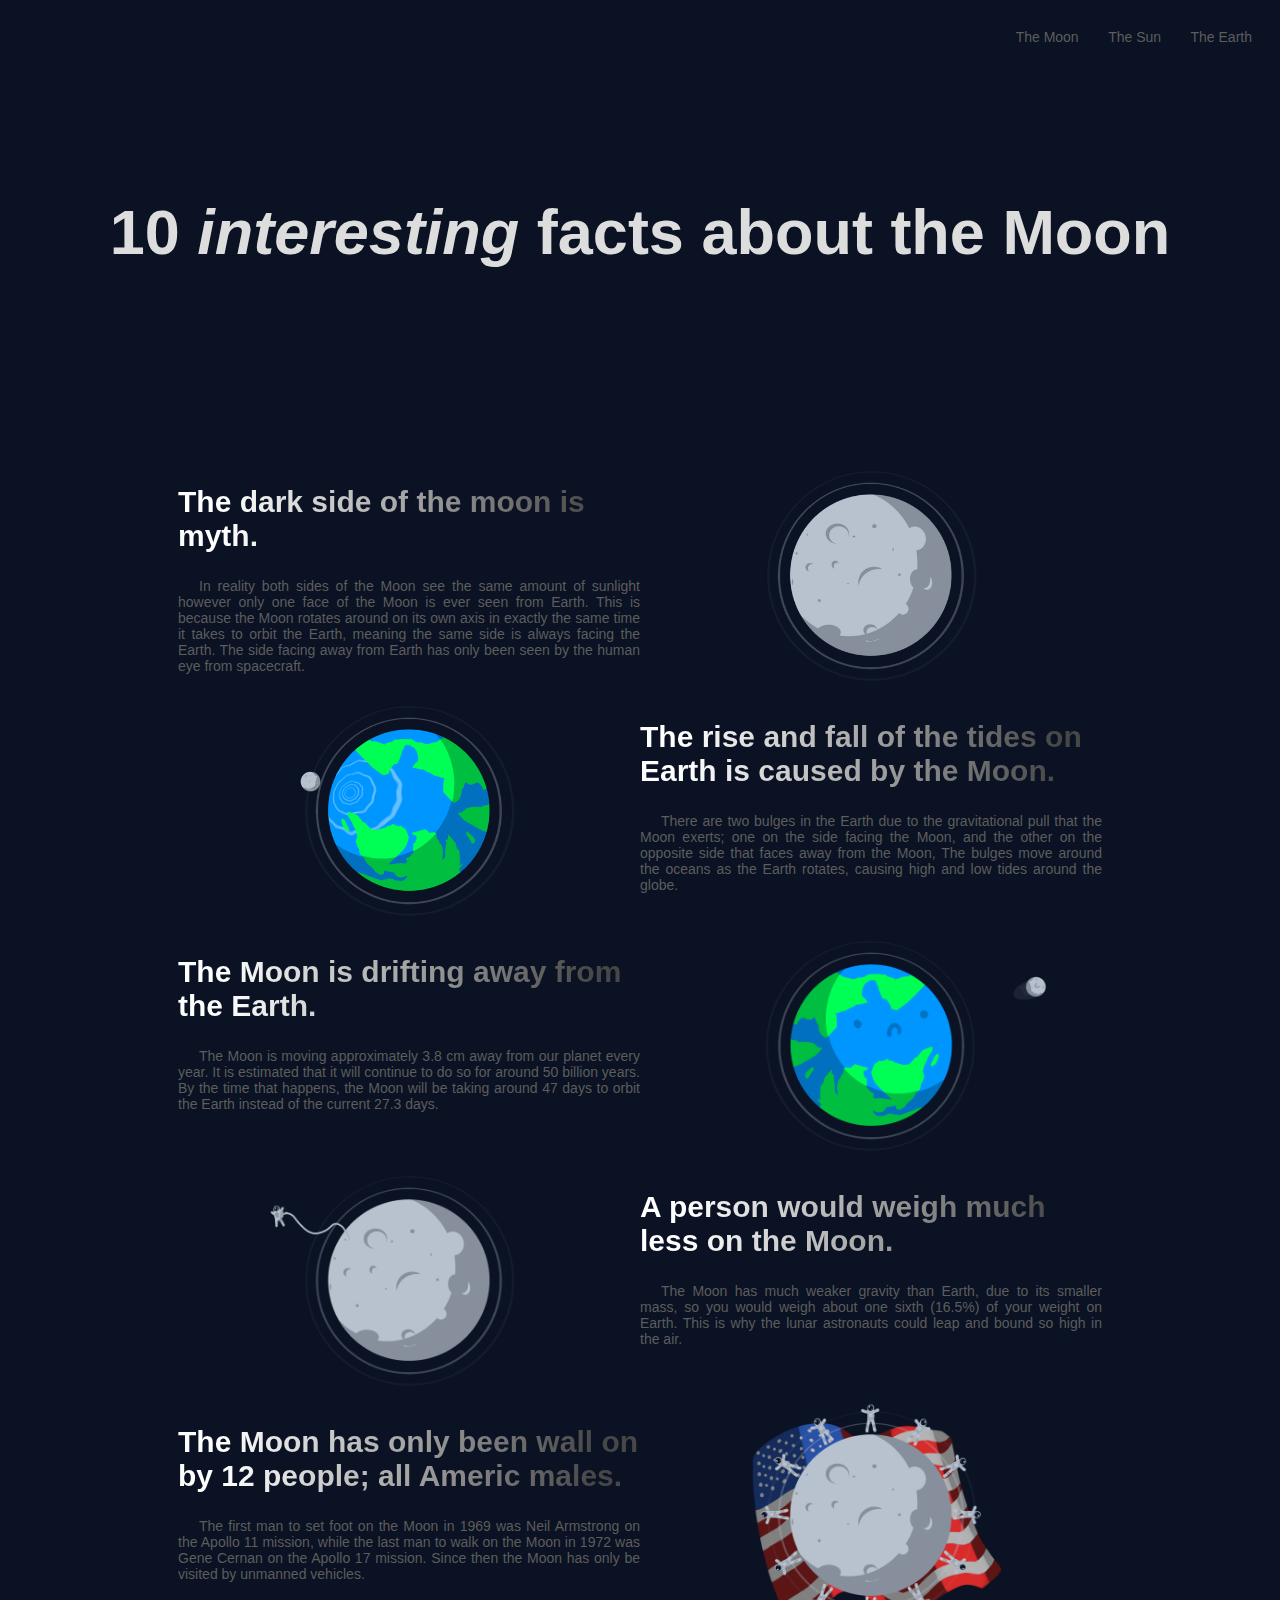
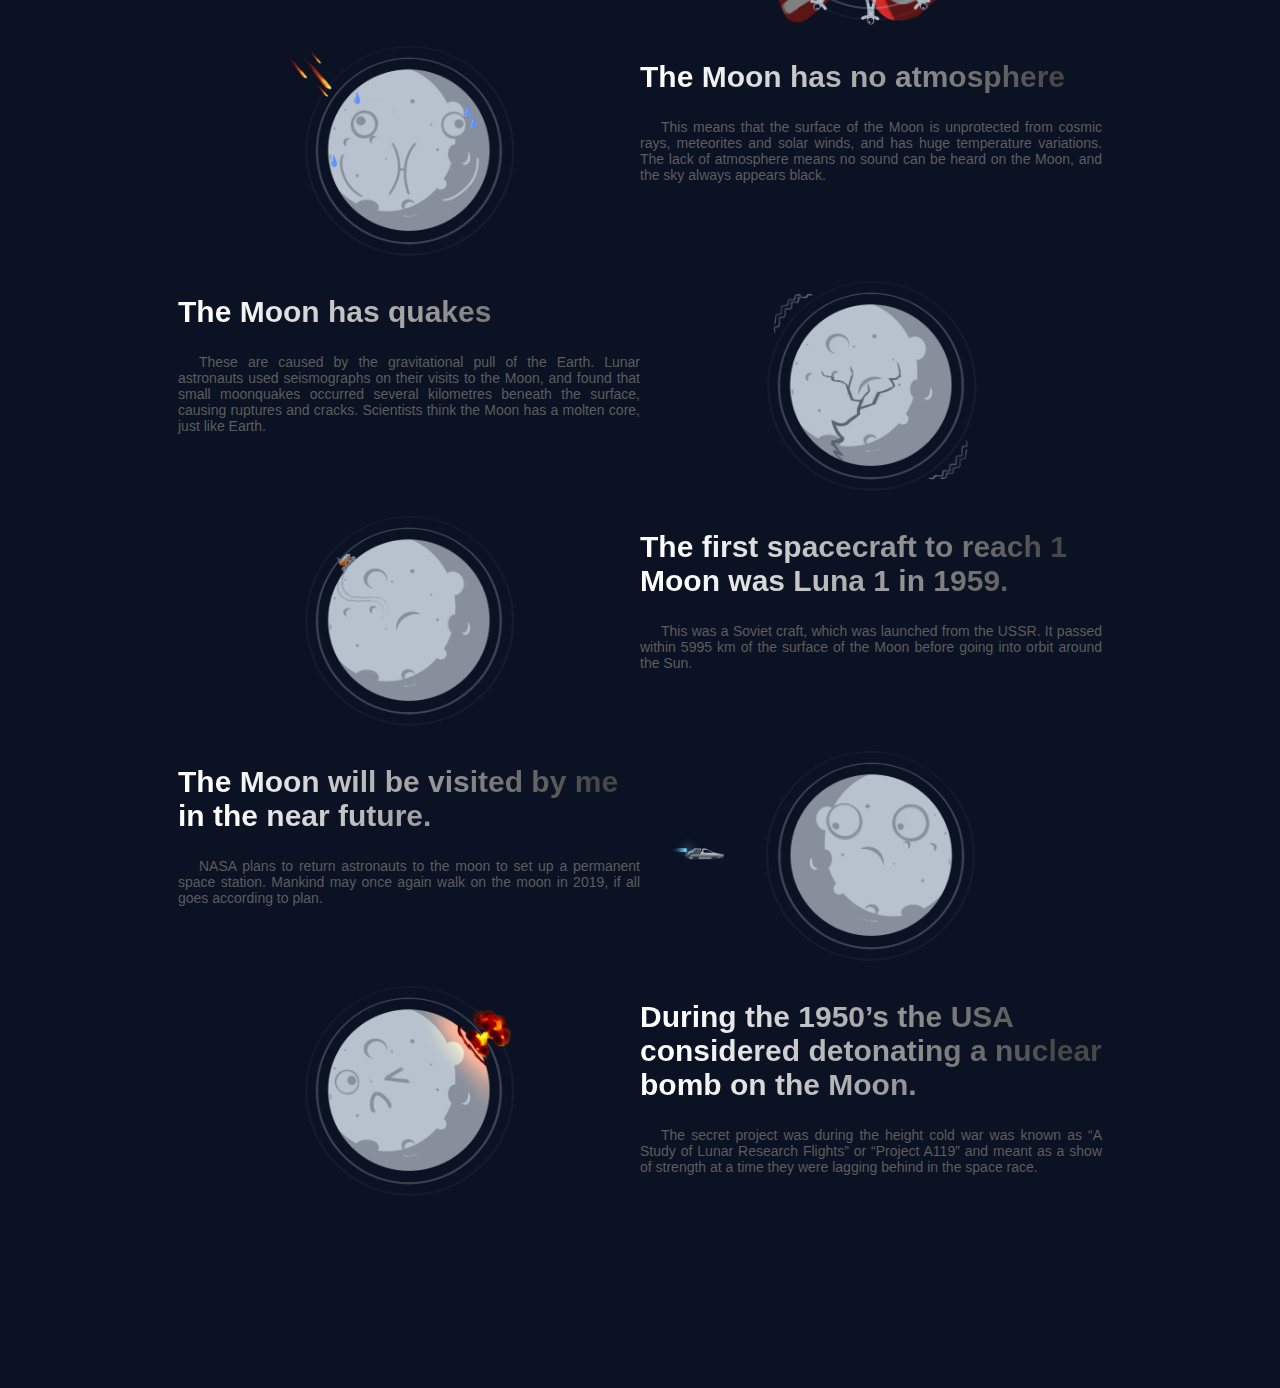
<file: FE_9_5_homework_responsive/homework/src/index.html>
<!DOCTYPE html>
<html lang="en">
<head>
  <meta charset="UTF-8">
  <meta name="viewport" content="width=device-width, initial-scale=1.0">
  <meta http-equiv="X-UA-Compatible" content="ie=edge">
  <link rel="stylesheet" href="styles.css">
  <title>Responsive</title>
</head>
<body>
	<div class="main" id="home">
		<header>
			<nav class="navigation">
				<a href="#">The Moon</a>
				<a href="#">The Sun</a>
				<a href="#">The Earth</a>
			</nav>
			<h1 class="main-header">10 <i>interesting</i> facts about the Moon</h1>
		</header>
			<div class="sectionMain">
				<article class="sectionInfo">
					<div class="block-text">
						<h2>The dark side of the moon is myth.</h2>
						<p>In reality both sides of the Moon see the same amount of sunlight
							however only one face of the Moon is ever seen from Earth. This is
							because the Moon rotates around on its own axis in exactly the same
							time it takes to orbit the Earth, meaning the same side is always facing
							the Earth. The side facing away from Earth has only been seen by the
							human eye from spacecraft.</p>
					</div>
					<div class="block-img">
						<img src="../assets/dark-side.png" alt="dark-side">
					</div>
				</article>
				<article class="sectionInfo">
					<div class="block-text">
						<h2>The rise and fall of the tides on Earth is caused by the Moon.</h2>
						<p>There are two bulges in the Earth due to the gravitational pull that
							the Moon exerts; one on the side facing the Moon, and the other on
							the opposite side that faces away from the Moon, The bulges move
							around the oceans as the Earth rotates, causing high and low tides
							around the globe.</p>
					</div>
					<div class="block-img">
						<img src="../assets/earth-tides.png" alt="dark-side">
					</div>
				</article>
				<article class="sectionInfo">
					<div class="block-text">
						<h2>The Moon is drifting away from the Earth.</h2>
						<p>The Moon is moving approximately 3.8 cm away from our planet
							every year. It is estimated that it will continue to do so for around 50
							billion years. By the time that happens, the Moon will be taking around
							47 days to orbit the Earth instead of the current 27.3 days.</p>
					</div>
					<div class="block-img">
						<img src="../assets/drifting-moon.png" alt="dark-side">
					</div>
				</article>
				<article class="sectionInfo">
					<div class="block-text">
						<h2>A person would weigh much less on the Moon.</h2>
						<p>The Moon has much weaker gravity than Earth, due to its smaller
							mass, so you would weigh about one sixth (16.5%) of your weight on
							Earth. This is why the lunar astronauts could leap and bound so high
							in the air.</p>
					</div>
					<div class="block-img">
						<img src="../assets/less-weight-on-the-moon.png" alt="dark-side">
					</div>
				</article>
				<article class="sectionInfo">
					<div class="block-text">
						<h2>The Moon has only been wall on by 12 people; all Americ	males.</h2>
						<p>The first man to set foot on the Moon in 1969 was Neil Armstrong
							on the Apollo 11 mission, while the last man to walk on the Moon in
							1972 was Gene Cernan on the Apollo 17 mission. Since then the
							Moon has only be visited by unmanned vehicles.</p>
					</div>
					<div class="block-img">
						<img src="../assets/12-americans.png" alt="dark-side">
					</div>
				</article>
				<article class="sectionInfo">
					<div class="block-text">
						<h2>The Moon has no atmosphere</h2>
						<p>This means that the surface of the Moon is unprotected from
							cosmic rays, meteorites and solar winds, and has huge temperature
							variations. The lack of atmosphere means no sound can be heard on
							the Moon, and the sky always appears black.</p>
					</div>
					<div class="block-img">
						<img src="../assets/no-atmosphere.png" alt="dark-side">
					</div>
				</article>
				<article class="sectionInfo">
					<div class="block-text">
						<h2>The Moon has quakes</h2>
						<p>These are caused by the gravitational pull of the Earth. Lunar
							astronauts used seismographs on their visits to the Moon, and found
							that small moonquakes occurred several kilometres beneath the
							surface, causing ruptures and cracks. Scientists think the Moon has a
							molten core, just like Earth.</p>
					</div>
					<div class="block-img">
						<img src="../assets/moon-quakes.png" alt="dark-side">
					</div>
				</article>
				<article class="sectionInfo">
					<div class="block-text">
						<h2>The first spacecraft to reach 1	Moon was Luna 1 in 1959.</h2>
						<p>This was a Soviet craft, which was launched from the USSR. It
							passed within 5995 km of the surface of the Moon before going into
							orbit around the Sun.</p>
					</div>
					<div class="block-img">
						<img src="../assets/spacecraft.png" alt="dark-side">
					</div>
				</article>
				<article class="sectionInfo">
					<div class="block-text">
						<h2>The Moon will be visited by me in the near future.</h2>
						<p>NASA plans to return astronauts to the moon to set up a permanent
							space station. Mankind may once again walk on the moon in 2019, if
							all goes according to plan.</p>
					</div>
					<div class="block-img">
						<img src="../assets/moon-station.png" alt="dark-side">
					</div>
				</article>
				<article class="sectionInfo">
					<div class="block-text">
						<h2>During the 1950’s the USA considered detonating a nuclear bomb on the Moon.</h2>
						<p>The secret project was during the height cold war was known as “A
							Study of Lunar Research Flights” or “Project A119” and meant as a
							show of strength at a time they were lagging behind in the space race.</p>
					</div>
					<div class="block-img">
						<img src="../assets/nuclear-bomb.png" alt="dark-side">
					</div>
				</article>
			</div>
		<div class="up">
			<a href="#home">Up</a>
		</div>
	 </div>
</body>
</html>
</file>
<file: FE_9_11_homework_dom/homework/assets/material-icons/material-icons.css>
@font-face {
  font-family: 'Material Icons';
  font-style: normal;
  font-weight: 400;
  src: url(MaterialIcons-Regular.eot); /* For IE6-8 */
  src: local('Material Icons'),
       local('MaterialIcons-Regular'),
       url(MaterialIcons-Regular.woff2) format('woff2'),
       url(MaterialIcons-Regular.woff) format('woff'),
       url(MaterialIcons-Regular.ttf) format('truetype');
}

.material-icons {
  font-family: 'Material Icons';
  font-weight: normal;
  font-style: normal;
  font-size: 24px;  /* Preferred icon size */
  display: inline-block;
  line-height: 1;
  text-transform: none;
  letter-spacing: normal;
  word-wrap: normal;
  white-space: nowrap;
  direction: ltr;

  /* Support for all WebKit browsers. */
  -webkit-font-smoothing: antialiased;
  /* Support for Safari and Chrome. */
  text-rendering: optimizeLegibility;

  /* Support for Firefox. */
  -moz-osx-font-smoothing: grayscale;

  /* Support for IE. */
  font-feature-settings: 'liga';
}
</file>
<file: FE_9_11_homework_dom/homework/assets/styles.css>
* {
    margin: 0;
    padding: 0;
    box-sizing: border-box;
}

body {
    font-family: Arial, sans-serif;
}

button {
    border: 0;
    padding: 0;
    background: none;
    cursor: pointer;
    display: flex;
}

.main {
    width: 700px;
    height: 600px;
    padding: 20px;
    margin: 50px auto;
    position: relative;
    border: 1px solid #000;
}

.todo-cat-list {
    font-weight: normal;
    text-align: center;

}

.max-size-warning {
    text-align: center;
    display: none;
    color: #ff0000;

}

.add-new-action {
    display: grid;
    grid-template-columns: 95% 5%;
    padding: 10px 0;
    height: 40px;
}

.add-new-action-input {
    margin-right: 10px;
    border: 1px solid #000;
    padding: 2px 5px;
}

.material-icons {
    font-size: 30px;
}

.add-new-action-input::placeholder {
    color: #bbb;
}

.line {
    width: 100%;
    border: 1px solid #000;
    margin: 10px 0;
}

.list {
    list-style: none;
}

.cat-img {
    width: 60px;
    height: 60px;
    bottom: 10px;
    margin: 0 45%;
    position: absolute;
}

.list-item {
    display: grid;
    grid-template-columns: 90% 10%;
    margin-bottom: 5px;
    cursor: move;

}

.delete-btn {
    margin-left: auto;
}
</file>
<file: FE_9_12_homework_bom/homework/assets/styles.css>
.main-div {
    display: grid;
    text-align: center;
    justify-content: center;
    height: 100%;
    width: 400px;
    margin: 100px auto;
    padding: 10px;
}

.add-new-task-btn {
    border-radius: 10px;
    font-size: 1.2em;
    margin: 10px 40px;
    padding: 0 15px;
}

.btn-cancel, .btn-save-changes {
    border-radius: 10px;
    font-size: 1.2em;
    margin: 10px 20px;
    padding: 0 5px;
}

.todo-is-empty {
    font-size: 1.2em;
    padding: 10px 0;
}

.add-task {
    width: 300px;
    padding: 5px 10px;
}

.delete-btn, .check-btn {
    border: 0;
    padding: 0;
    background: none;
}

.todo-list {
    display: grid;
    justify-content: center;
    text-align: center;
}

.list-item {
    display: grid;
    grid-template-columns: repeat(3, 1fr);
    align-items: center;
    width: 300px;
}
</file>
<file: FE_9_1_homework_html-basics/homework/style.css>
html, body, div, span, applet, object, iframe,
h1, h2, h3, h4, h5, h6, p, blockquote, pre,
a, abbr, acronym, address, big, cite, code,
del, dfn, em, font, img, ins, kbd, q, s, samp,
small, strike, strong, sub, sup, tt, var,
b, u, i, center,
dl, dt, dd, ol, ul, li,
fieldset, form, label, legend,
table, caption, tbody, tfoot, thead, tr, th, td{background:transparent;border:0;margin:0;padding:0;vertical-align:baseline;}body{line-height:1;}h1, h2, h3, h4, h5, h6{clear:both;font-weight:normal;}ol, ul{list-style:none;}blockquote{quotes:none;}blockquote:before, blockquote:after{content:'';content:none;}del{text-decoration:line-through;}table{border-collapse:collapse;border-spacing:0;}a img{border:none;}#container{float:left;margin:0 -240px 0 0;width:100%;}#primary,
#secondary{float:right;overflow:hidden;width:220px;}#secondary{clear:right;}#footer{clear:both;width:100%;}.one-column #content{margin:0 auto;width:640px;}.single-attachment #content{margin:0 auto;width:900px;}body,
input,
textarea,
.page-title span,
.pingback a.url{font-family:Georgia, "Bitstream Charter", serif;}h3#comments-title,
h3#reply-title,
#access .menu,
#access div.menu ul,
#cancel-comment-reply-link,
.form-allowed-tags,
#site-info,
#site-title,
#wp-calendar,
.comment-meta,
.comment-body tr th,
.comment-body thead th,
.entry-content label,
.entry-content tr th,
.entry-content thead th,
.entry-meta,
.entry-title,
.entry-utility,
#respond label,
.navigation,
.page-title,
.pingback p,
.reply,
.widget-title,
.wp-caption-text{font-family:"Helvetica Neue", Arial, Helvetica, "Nimbus Sans L", sans-serif;}input[type="submit"]{font-family:"Helvetica Neue", Arial, Helvetica, "Nimbus Sans L", sans-serif;}pre{font-family:"Courier 10 Pitch", Courier, monospace;}code{font-family:Monaco, Consolas, "Andale Mono", "DejaVu Sans Mono", monospace;}#access .menu-header,
div.menu,
#colophon,
#branding,
#main,
#wrapper{margin:0 auto;width:940px;}#wrapper{background:#fff;margin-top:20px;padding:0 20px;}#footer-widget-area{overflow:hidden;}#footer-widget-area .widget-area{float:left;margin-right:20px;width:220px;}#footer-widget-area #fourth{margin-right:0;}#site-info{float:left;font-size:14px;font-weight:bold;width:700px;}#site-generator{float:right;width:220px;}body{background:#f1f1f1;}body,
input,
textarea{color:#666;font-size:12px;line-height:18px;}hr{background-color:#e7e7e7;border:0;clear:both;height:1px;margin-bottom:18px;}p{margin-bottom:18px;}ul{list-style:square;margin:0 0 18px 1.5em;}ol{list-style:decimal;margin:0 0 18px 1.5em;}ol ol{list-style:upper-alpha;}ol ol ol{list-style:lower-roman;}ol ol ol ol{list-style:lower-alpha;}ul ul,
ol ol,
ul ol,
ol ul{margin-bottom:0;}dl{margin:0 0 24px 0;}dt{font-weight:bold;}dd{margin-bottom:18px;}strong{font-weight:bold;}cite,
em,
i{font-style:italic;}big{font-size:131.25%;}ins{background:#ffc;text-decoration:none;}blockquote{font-style:italic;padding:0 3em;}blockquote cite,
blockquote em,
blockquote i{font-style:normal;}pre{background:#f7f7f7;color:#222;line-height:18px;margin-bottom:18px;overflow:auto;padding:1.5em;}abbr,
acronym{border-bottom:1px dotted #666;cursor:help;}sup,
sub{height:0;line-height:1;position:relative;vertical-align:baseline;}sup{bottom:1ex;}sub{top:.5ex;}small{font-size:smaller;}input[type="text"],
input[type="password"],
input[type="email"],
input[type="url"],
input[type="number"],
textarea{background:#f9f9f9;border:1px solid #ccc;box-shadow:inset 1px 1px 1px rgba(0,0,0,0.1);-moz-box-shadow:inset 1px 1px 1px rgba(0,0,0,0.1);-webkit-box-shadow:inset 1px 1px 1px rgba(0,0,0,0.1);padding:2px;}a:link{color:#0066cc;}a:visited{color:#743399;}a:active,
a:hover{color:#ff4b33;}.screen-reader-text{clip:rect(1px, 1px, 1px, 1px);overflow:hidden;position:absolute !important;height:1px;width:1px;}#header{padding:30px 0 0 0;}#site-title{float:left;font-size:30px;line-height:36px;margin:0 0 18px 0;width:700px;}#site-title a{color:#000;font-weight:bold;text-decoration:none;}#site-description{color:#000;clear:right;float:right;font-style:italic;margin:15px 0 18px 0;opacity:.65;width:220px;}#branding img{border-top:4px solid #000;border-bottom:1px solid #000;display:block;float:left;}#access{background:#000;display:block;float:left;margin:0 auto;width:940px;}#access .menu-header,
div.menu{font-size:13px;margin-left:12px;width:928px;}#access .menu-header ul,
div.menu ul{list-style:none;margin:0;}#access .menu-header li,
div.menu li{float:left;position:relative;}#access a{color:#aaa;display:block;line-height:38px;padding:0 10px;text-decoration:none;}#access ul ul{box-shadow:0px 3px 3px rgba(0,0,0,0.2);-moz-box-shadow:0px 3px 3px rgba(0,0,0,0.2);-webkit-box-shadow:0px 3px 3px rgba(0,0,0,0.2);display:none;position:absolute;top:38px;left:0;float:left;width:180px;z-index:99999;}#access ul ul li{min-width:180px;}#access ul ul ul{left:100%;top:0;}#access ul ul a{background:#333;line-height:1em;padding:10px;width:160px;height:auto;}#access li:hover > a,
#access ul ul:hover > a{background:#333;color:#fff;}#access ul li:hover > ul{display:block;}#access ul li.current_page_item > a,
#access ul li.current_page_ancestor > a,
#access ul li.current-menu-ancestor > a,
#access ul li.current-menu-item > a,
#access ul li.current-menu-parent > a{color:#fff;}* html #access ul li.current_page_item a,
* html #access ul li.current_page_ancestor a,
* html #access ul li.current-menu-ancestor a,
* html #access ul li.current-menu-item a,
* html #access ul li.current-menu-parent a,
* html #access ul li a:hover{color:#fff;}#main{clear:both;overflow:hidden;padding:40px 0 0 0;}#content{margin-bottom:36px;}#content,
#content input,
#content textarea{color:#333;font-size:16px;line-height:24px;}#content p,
#content ul,
#content ol,
#content dd,
#content pre,
#content hr{margin-bottom:24px;}#content ul ul,
#content ol ol,
#content ul ol,
#content ol ul{margin-bottom:0;}#content pre,
#content kbd,
#content tt,
#content var{font-size:15px;line-height:21px;}#content code{font-size:13px;}#content dt,
#content th{color:#000;}#content h1,
#content h2,
#content h3,
#content h4,
#content h5,
#content h6{color:#000;line-height:1.5em;margin:0 0 20px 0;}#content table{border:1px solid #e7e7e7;margin:0 -1px 24px 0;text-align:left;width:100%;}#content tr th,
#content thead th{color:#777;font-size:12px;font-weight:bold;line-height:18px;padding:9px 24px;border-right: 1px solid #e7e7e7;}#content tr td{border-top:1px solid #e7e7e7;padding:6px 24px;border-right: 1px solid #e7e7e7;}#content tr.odd td{background:#f2f7fc;}.hentry{margin:0 0 48px 0;}.home .sticky{background:#f2f7fc;border-top:4px solid #000;margin-left:-20px;margin-right:-20px;padding:18px 20px;}.single .hentry{margin:0 0 36px 0;}.page-title{color:#000;font-size:14px;font-weight:bold;margin:0 0 36px 0;}.page-title span{color:#333;font-size:16px;font-style:italic;font-weight:normal;}.page-title a:link,
.page-title a:visited{color:#777;text-decoration:none;}.page-title a:active,
.page-title a:hover{color:#ff4b33;}#content .entry-title{color:#000;font-size:21px;font-weight:bold;line-height:1.3em;margin-bottom:0;}.entry-title a:link,
.entry-title a:visited{color:#000;text-decoration:none;}.entry-title a:active,
.entry-title a:hover{color:#ff4b33;}.entry-meta{color:#777;font-size:12px;}.entry-meta abbr,
.entry-utility abbr{border:none;}.entry-meta abbr:hover,
.entry-utility abbr:hover{border-bottom:1px dotted #666;}.single-author .by-author{position:absolute !important;clip:rect(1px 1px 1px 1px);clip:rect(1px, 1px, 1px, 1px);}.entry-content,
.entry-summary{clear:both;padding:12px 0 0 0;}.entry-content .more-link{white-space:nowrap;}#content .entry-summary p:last-child{margin-bottom:12px;}.entry-content fieldset{border:1px solid #e7e7e7;margin:0 0 24px 0;padding:24px;}.entry-content fieldset legend{background:#fff;color:#000;font-weight:bold;padding:0 24px;}.entry-content input{margin:0 0 24px 0;}.entry-content input.file,
.entry-content input.button{margin-right:24px;}.entry-content label{color:#777;font-size:12px;}.entry-content select{margin:0 0 24px 0;}.entry-content sup,
.entry-content sub{font-size:10px;}.entry-content blockquote.left{float:left;margin-left:0;margin-right:24px;text-align:right;width:33%;}.entry-content blockquote.right{float:right;margin-left:24px;margin-right:0;text-align:left;width:33%;}.page-link{clear:both;color:#000;font-weight:bold;line-height:48px;word-spacing:0.5em;}.page-link a:link,
.page-link a:visited{background:#f1f1f1;color:#333;font-weight:normal;padding:0.5em 0.75em;text-decoration:none;}.home .sticky .page-link a{background:#d9e8f7;}.page-link a:active,
.page-link a:hover{color:#ff4b33;}body.page .edit-link{clear:both;display:block;}#entry-author-info{background:#f2f7fc;border-top:4px solid #000;clear:both;font-size:14px;line-height:20px;margin:24px 0;overflow:hidden;padding:18px 20px;}#entry-author-info #author-avatar{background:#fff;border:1px solid #e7e7e7;float:left;height:60px;margin:0 -104px 0 0;padding:11px;}#entry-author-info #author-description{float:left;margin:0 0 0 104px;}#entry-author-info h2{color:#000;font-size:100%;font-weight:bold;margin-bottom:0;}.entry-utility{clear:both;color:#777;font-size:12px;line-height:18px;}.entry-meta a,
.entry-utility a{color:#777;}.entry-meta a:hover,
.entry-utility a:hover{color:#ff4b33;}#content .video-player{padding:0;}.format-standard .wp-video,
.format-standard .wp-audio-shortcode,
.format-audio .wp-audio-shortcode,
.format-standard .video-player{margin-bottom:24px;}.home #content .format-aside p,
.home #content .category-asides p{font-size:14px;line-height:20px;margin-bottom:10px;margin-top:0;}.format-gallery .size-thumbnail img,
.category-gallery .size-thumbnail img{border:10px solid #f1f1f1;margin-bottom:0;}.format-gallery .gallery-thumb,
.category-gallery .gallery-thumb{float:left;margin-right:20px;margin-top:-4px;}.home #content .format-gallery .entry-utility,
.home #content .category-gallery .entry-utility{padding-top:4px;}.attachment .entry-content .entry-caption{font-size:140%;margin-top:24px;}.attachment .entry-content .nav-previous a:before{content:'\2190\00a0';}.attachment .entry-content .nav-next a:after{content:'\00a0\2192';}#content img.size-auto,
#content img.size-full,
#content img.size-large,
#content img.size-medium,
#content .entry-attachment img,
#content .widget-container img{max-width:100%;height:auto;}#ie8 #content img.size-auto,
#ie8 #content img.size-full,
#ie8 #content img.size-large,
#ie8 #content img.size-medium,
#ie8 #content .entry-attachment img{width:auto;}.alignleft,
img.alignleft{display:inline;float:left;margin-right:24px;margin-top:4px;}.alignright,
img.alignright{display:inline;float:right;margin-left:24px;margin-top:4px;}.aligncenter,
img.aligncenter{clear:both;display:block;margin-left:auto;margin-right:auto;}img.alignleft,
img.alignright,
img.aligncenter{margin-bottom:12px;}.wp-caption{background:#f1f1f1;line-height:18px;margin-bottom:20px;max-width:100%;padding:4px;text-align:center;}.wp-caption img{margin:5px 5px 0;max-width:622px;}.wp-caption p.wp-caption-text{color:#777;font-size:12px;margin:5px;}.wp-smiley{margin:0;}.gallery{margin:0 auto 18px;}.gallery .gallery-item{float:left;margin-top:0;text-align:center;}.gallery-columns-1 .gallery-item{width:100%;}.gallery-columns-2 .gallery-item{width:50%;}.gallery-columns-3 .gallery-item{width:33%;}.gallery-columns-4 .gallery-item{width:25%;}.gallery-columns-5 .gallery-item{width:20%;}.gallery-columns-6 .gallery-item{width:16%;}.gallery-columns-7 .gallery-item{width:14%;}.gallery-columns-8 .gallery-item{width:12%;}.gallery-columns-9 .gallery-item{width:11%;}.gallery-columns-1 img{max-width:620px;}.gallery-columns-2 img{max-width:288px;}.gallery-columns-3 img{max-width:177px;}.gallery-columns-4 img{max-width:122px;}.gallery-columns-5 img{max-width:88px;}.gallery-columns-6 img{max-width:66px;}.gallery-columns-7 img{max-width:50px;}.gallery-columns-8 img{max-width:39px;}.gallery-columns-9 img{max-width:29px;}.gallery-item img{height:auto;}.gallery-columns-2 .attachment-medium{max-width:92%;height:auto;}.gallery-columns-4 .attachment-thumbnail{max-width:84%;height:auto;}.gallery .gallery-caption{color:#777;font-size:12px;margin:0 0 12px;}.gallery dl{margin:0;}.gallery img{border:10px solid #f1f1f1;}.gallery br+br{display:none;}#content .entry-attachment img{display:block;margin:0 auto;}.navigation{color:#777;font-size:12px;line-height:18px;overflow:hidden;}.navigation a:link,
.navigation a:visited{color:#777;text-decoration:none;}.navigation a:active,
.navigation a:hover{color:#ff4b33;}.nav-previous{float:left;width:50%;}.nav-next{float:right;text-align:right;width:50%;}#nav-above{margin:0 0 18px 0;}#nav-above{display:none;}.paged #nav-above,
.single #nav-above{display:block;}#nav-below{margin:-18px 0 0 0;}#comments{clear:both;}#comments .navigation{padding:0 0 18px 0;}h3#comments-title,
h3#reply-title{color:#000;font-size:20px;font-weight:bold;margin-bottom:0;}h3#comments-title{padding:24px 0;}.commentlist{list-style:none;margin:0;}.commentlist li.comment{border-bottom:1px solid #e7e7e7;line-height:24px;margin:0 0 24px 0;padding:0 0 0 56px;position:relative;}.commentlist li:last-child{border-bottom:none;margin-bottom:0;}#comments .comment-body ul,
#comments .comment-body ol{margin-bottom:18px;}#comments .comment-body p:last-child{margin-bottom:6px;}#comments .comment-body blockquote p:last-child{margin-bottom:24px;}.commentlist ol{list-style:decimal;}.commentlist .avatar{position:absolute;top:4px;left:0;}.comment-author{}.comment-author cite{color:#000;font-style:normal;font-weight:bold;}.comment-author .says{font-style:italic;}.comment-meta{font-size:12px;margin:0 0 18px 0;}.comment-meta a:link,
.comment-meta a:visited{color:#777;text-decoration:none;}.comment-meta a:active,
.comment-meta a:hover{color:#ff4b33;}.commentlist .even{}.commentlist .bypostauthor{}.commentlist .bypostauthor > div{background:#f2f7fc;border-top:4px solid #000;margin-bottom:10px;padding:10px 0 0 20px;}.reply{font-size:12px;padding:0 0 24px 0;}.reply a,
a.comment-edit-link{color:#777;}.reply a:hover,
a.comment-edit-link:hover{color:#ff4b33;}.commentlist .children{list-style:none;margin:0;}.commentlist .children li{border:none;margin:0;}.nopassword,
.nocomments{display:none;}#comments .pingback{border-bottom:1px solid #e7e7e7;margin-bottom:18px;padding-bottom:18px;}.commentlist li.comment+li.pingback{margin-top:-6px;}#comments .pingback p{color:#777;display:block;font-size:12px;line-height:18px;margin:0;}#comments .pingback .url{font-size:13px;font-style:italic;}input[type="submit"]{color:#333;}#respond{border-top:1px solid #e7e7e7;margin:24px 0;overflow:hidden;position:relative;}#respond p{margin:0;}#respond .comment-notes{margin-bottom:1em;}.form-allowed-tags{line-height:1em;}.children #respond{margin:0 48px 0 0;}h3#reply-title{margin:18px 0;}#comments-list #respond{margin:0 0 18px 0;}#comments-list ul #respond{margin:0;}#cancel-comment-reply-link{font-size:12px;font-weight:normal;line-height:18px;}#respond .required{color:#ff4b33;font-weight:bold;}#respond label{color:#777;font-size:12px;}#respond input{margin:0 0 9px;width:98%;}#respond textarea{width:98%;}#respond .form-allowed-tags{color:#777;font-size:12px;line-height:18px;}#respond .form-allowed-tags code{font-size:11px;}#respond .form-submit{margin:12px 0;}#respond .form-submit input{font-size:14px;width:auto;}.widget-area ul{list-style:none;margin-left:0;}.widget-area ul ul{list-style:square;margin-left:1.3em;}.widget-area select{max-width:100%;}.widget_search #s{width:60%;}.widget_search label{display:none;}.widget-container{word-wrap:break-word;-webkit-hyphens:auto;-moz-hyphens:auto;hyphens:auto;margin:0 0 18px 0;}.widget-container .wp-caption img{margin:auto;}.widget-container.widget_image .wp-caption{width:auto;}.widget-container.widget_image .wp-caption img{margin-left:-8px;}.widget-title{color:#222;font-size:14px;font-weight:bold;}.widget-area a:link,
.widget-area a:visited{text-decoration:none;}.widget-area a:active,
.widget-area a:hover{text-decoration:underline;}.widget-area .entry-meta{font-size:11px;}#wp_tag_cloud div{line-height:1.6em;}#wp-calendar{width:100%;}#wp-calendar caption{color:#222;font-size:14px;font-weight:bold;padding-bottom:4px;text-align:left;}#wp-calendar thead{font-size:11px;}#wp-calendar thead th{}#wp-calendar tbody{color:#aaa;}#wp-calendar tbody td{background:#f5f5f5;border:1px solid #fff;padding:3px 0 2px;text-align:center;}#wp-calendar tbody .pad{background:none;}#wp-calendar tfoot #next{text-align:right;}.widget_rss a.rsswidget{color:#000;}.widget_rss a.rsswidget:hover{color:#ff4b33;}.widget_rss .widget-title img{width:11px;height:11px;}#main .widget-area ul{margin-left:0;padding:0 20px 0 0;}#main .widget-area ul ul{border:none;margin-left:1.3em;padding:0;}#primary{}#secondary{}#footer-widget-area{}#main .widget-container.music-player ul{margin:0;}#footer{margin-bottom:20px;}#colophon{border-top:4px solid #000;margin-top:-4px;overflow:hidden;padding:18px 0;}#site-info{font-weight:bold;}#site-info a{color:#000;text-decoration:none;}#site-generator{font-style:italic;position:relative;}#site-generator a{background:url(images/wordpress.png) center left no-repeat;color:#666;display:inline-block;line-height:16px;padding-left:20px;text-decoration:none;}#site-generator a:hover{text-decoration:underline;}img#wpstats{display:block;margin:0 auto 10px;}pre{-webkit-text-size-adjust:140%;}code{-webkit-text-size-adjust:160%;}#access,
.entry-meta,
.entry-utility,
.navigation,
.widget-area{-webkit-text-size-adjust:120%;}#site-description{-webkit-text-size-adjust:none;}@media print{body{background:none !important;}#wrapper{clear:both !important;display:block !important;float:none !important;position:relative !important;}#header{border-bottom:2pt solid #000;padding-bottom:18pt;}#colophon{border-top:2pt solid #000;}#site-title,	#site-description{float:none;line-height:1.4em;margin:0;padding:0;}#site-title{font-size:13pt;}.entry-content{font-size:14pt;line-height:1.6em;}.entry-title{font-size:21pt;}#access,	#branding img,	#respond,	.comment-edit-link,	.edit-link,	.navigation,	.page-link,	.widget-area{display:none !important;}#container,	#header,	#footer{margin:0;width:100%;}#content,	.one-column #content{margin:24pt 0 0;width:100%;}.wp-caption p{font-size:11pt;}#site-info,	#site-generator{float:none;width:auto;}#colophon{width:auto;}img#wpstats{display:none;}#site-generator a{margin:0;padding:0;}#entry-author-info{border:1px solid #e7e7e7;}#main{display:inline;}.home .sticky{border:none;}}
img{width: 140px;vertical-align: middle; display:block; margin:0 auto;margin-left: calc(50% - 50px);margin-bottom: 20px;}nav > a{padding: 10px;color: #0279c1;}nav > a b:hover{color: #00527a;}nav > a:visited{color: #0279c1;}article{padding-left: 10px;}footer{margin-top: 20px;padding: 40px 20px;text-align: center;background: #3333;}
</file>
<file: FE_9_2_homework_css-basics/homework/css/general.css>
/* 

please don't edit this styles

*/

h2.tm-section-title{color:red}a:focus{color:#666;outline:0}ul{padding:0;margin:0}body{background-color:#f2f2f2;color:#000;font-family:'Open Sans',Helvetica,Arial,sans-serif;font-size:16px;font-weight:300;padding-top:30px;overflow-x:hidden}section:before{position:absolute;z-index:1}.box,.tm-content-box,.tm-main-nav{background-color:#fff}.tm-sidebar{position:fixed;width:360px}.tm-main-nav{font-size:1.6667em;padding-top:15px;padding-bottom:10px;text-align:center}.tm-nav-item{list-style:none;width:100%;padding:15px 30px}.tm-nav-item-link{border:1px solid transparent;color:#666;display:block;padding:10px;width:100%;-webkit-transition:all .3s ease;transition:all .3s ease}.carousel-indicators li,.tm-banner-inner{border:1px solid #999}.flex-2-col,.tm-banner-inner{display:-webkit-box;display:-webkit-flex;display:-ms-flexbox}.tm-nav-item-link.active,.tm-nav-item-link:hover{color:#666;text-decoration:none;border:1px solid #999}.tm-nav-item-link:focus{text-decoration:none}.tm-banner-text,.tm-banner-title,.tm-section-title{color:#666;font-weight:300;margin-top:0}.tm-section-title{margin-bottom:20px}.tm-section-title-box{margin-bottom:0}.tm-banner-title{font-size:3.3em;letter-spacing:2px;text-transform:uppercase}.tm-main-content{margin-left:360px;padding-left:30px}.tm-content-box{margin-bottom:30px}.pad{padding:50px}.tm-banner{height:370px;padding:30px}.tm-banner-inner{height:100%;text-align:center;display:flex;-webkit-box-orient:vertical;-webkit-box-direction:normal;-webkit-flex-direction:column;-ms-flex-direction:column;flex-direction:column;-webkit-box-align:center;-webkit-align-items:center;-ms-flex-align:center;align-items:center;-webkit-box-pack:center;-webkit-justify-content:center;-ms-flex-pack:center;justify-content:center}.tm-banner-text{font-size:1.4em}.flex-2-col{display:flex;-webkit-box-align:center;-webkit-align-items:center;-ms-flex-align:center;align-items:center}.boxes,.tm-box-bg-title{display:-webkit-box;display:-webkit-flex;display:-ms-flexbox}.flex-item{-webkit-box-flex:0 1 auto;-webkit-flex:0 1 auto;-ms-flex:0 1 auto;flex:0 1 auto}.section-description{line-height:1.8;margin-bottom:25px}.section-description:last-child{margin-bottom:0}.tm-team-description-container{max-width:500px}.tm-team-info{display:flex}.box{list-style:none;width:33.3333%;height:auto;border:1px solid silver;border-width:0 1px 1px 0;padding:10px}.box-bg{position:relative}.tm-box-bg-title{position:absolute;top:0;right:0;bottom:0;left:0;display:flex;-webkit-box-align:center;-webkit-align-items:center;-ms-flex-align:center;align-items:center;-webkit-box-pack:center;-webkit-justify-content:center;-ms-flex-pack:center;justify-content:center}.boxes{display:flex;-webkit-flex-wrap:wrap;-ms-flex-wrap:wrap;flex-wrap:wrap}.gallery-container a{cursor:-webkit-zoom-in;cursor:zoom-in}.carousel{position:relative;height:auto;padding:50px 50px 80px;text-align:center}.carousel-indicators{bottom:30px}.carousel-content{color:#000;display:-webkit-box;display:-webkit-flex;display:-ms-flexbox;display:flex;-webkit-box-align:center;-webkit-align-items:center;-ms-flex-align:center;align-items:center}.carousel-indicators .active{background-color:#999}.contact-form{overflow:hidden}.form-control{border-radius:0;font-size:1em}.form-control:focus{border-color:#999;box-shadow:inset 0 1px 1px rgba(0,0,0,.075),0 0 8px rgba(153,153,153,.45)}.form-group{margin-bottom:20px}.form-group-2-col-left{padding-left:0;padding-right:5px}.form-group-2-col-right{padding-right:0;padding-left:5px}.mandatory-field:after{position:absolute;top:0;right:7px}.submit-btn{border-radius:0;background:0;border:1px solid #999;color:#999;float:right;font-size:1.4em;font-weight:300;padding:15px 60px;-webkit-transition:all .3s ease;transition:all .3s ease}.submit-btn:active,.submit-btn:active:focus,.submit-btn:active:hover,.submit-btn:focus,.submit-btn:hover,.submit-btn:visited{background:#999;border:1px solid #999;color:#fff}.tm-footer{color:#666;padding-bottom:15px}
</file>
<file: FE_9_2_homework_css-basics/homework/css/style.css>
/* 

write your code here

*/
/*Thiangle*/
 section::before, .margin-b-10::before{
     content: "";
     position: absolute;
     border: 20px solid transparent;
     border-width: 15px 100px 0 0;
     border-color: #31b0d5 transparent;
}
/*boxes*/
 .tm-box-bg-title:hover{
     background: #31b0d5;
}
 .tm-section-title-box, .tm-section-title-box:hover{
     font-size: 300%;
}
 .tm-section-title-box:hover{
     color: white;
     font-weight: bold;
}
 .thumbnail{
     border-radius: 50%;
}
/*First letters*/
 div>p::first-letter{
     color: #76cdd7;
     font-size:30px;
}
 .flex-item p{
     text-indent: 1.5em;
}
/*shadow for all blocks*/
 .tm-content-box, .tm-sidebar{
     box-shadow: 0 0 20px gray;
}
/*blocks-How We Do It*/
 #ideas .flex-item>.tm-section-title{
     color: gainsboro;
     letter-spacing: 5px;
}
 h2+p{
     font-style: italic;
}
/*We Are*/
 .heading h2{
     text-align: center;
     color: #71cfda;
}
 .heading a:visited{
     color: silver;
}
 .heading a:hover{
     color: #71cfda;
     text-decoration-style: double;
}
 a.text::after{
     content:"New";
     vertical-align: super;
     color: red;
     font-size: 10px;
}
 .heading a, .blocks>.tm-content-box p::first-letter{
     color: black;
}
/*blocks*/
 .blocks>.tm-content-box p{
     font-size: 23px;
}
 .blocks>.tm-content-box h2{
     font-size: 45px;
}
 .blocks>.tm-content-box li:nth-child(odd){
     background:#f2f2f2;
}
/*sidebar*/
 .tm-sidebar li{
     border-bottom: 2px dotted silver;
}
 .tm-sidebar li:nth-child(4){
     border-bottom: none;
}
 .tm-main-nav{
     padding-top:0;
     padding-bottom:0;
}
/*form*/
 .form-control, .submit-btn{
     color: red;
}
 .submit-btn:hover{
     background: #31b0d5;
	 border:none;
}
 .mandatory-field::after {
     content: "*";
     color: red;
     font-weight: bold;
}
 @media print {
    /*height where is logo*/
     .tm-banner{
         height:250px;
    }
    /*Triangle - none*/
     section::before, .margin-b-10::before{
         border: none;
    }
     .tm-sidebar, section:nth-child(n+3), #about{
         display: none;
    }
    /*Alignment without sidebar*/
     .tm-main-content{
         margin-left: 0;
         width: 100%;
    }
    /*between block where is logo and section "What We Do"*/
     .tm-main-content>.tm-content-box{
         margin-bottom: 0;
    }
    /*Text color "What We Do"*/
     h2.tm-section-title{
         color: #2b05ff;
    }
     .tm-team-description-container{
         max-width: 100%;
    }
     .flex-2-col>.pad{
         padding: 0 50px;
    }
     .flex-2-col{
         margin: 0;
         padding:0;
         display: block;
    }
     .flex-item img{
         margin: 0 auto;
         display: block;
    }
    /*padding-bottom between img and footer*/
     .flex-2-col>.flex-item:nth-child(2){
         padding-bottom: 20px;
    }
    /*italic-none*/
     h2+p{
         font-style: normal;
    }
     div>p::first-letter{
         color:black;
         font-size: 100%;
    }
     div>p.tm-banner-text::first-letter{
         color:#666;
    }
     .flex-item p{
         text-indent: 0;
    }
}
</file>
<file: FE_9_4_homework_css-layouts/homework/css/style.css>
@font-face {
    font-family: "Open Sans Regular";
	src: url('http://fonts.googleapis.com/css?family=Open+Sans');
}
body{
	font-family: 'Open Sans', sans-serif;
}
body, .position-for-paragraph p, h2.newsletter-header{
	margin: 0;
}
header{
	height: 740px;
	background: #9E9E9E url(../img/apples.jpg) center center no-repeat;
}
header, header a{
	color: #FFF;
}
.center{
	max-width: 1600px;
	margin: 0 auto;
}
.grid{
	display: grid;
	grid-template-columns: repeat(2, 1fr) 240px repeat(2, 1fr);
	grid-template-rows: auto 185px auto auto 150px auto;
	padding: 40px 50px 0 50px;
}
.page{
	grid-column: 1/ span 2;
	grid-row: 1;
	letter-spacing: 2px;
	text-transform: uppercase;
}
a{
	text-decoration: none;
}
nav.navigation a{
	padding-left: 50px;
}
nav.navigation{
	grid-column: 3/span 3;
	grid-row: 1;
	text-align: right;
}
h1.main-name{
	grid-row: 3;
	grid-column:2/ span 3;
	margin-bottom: 0;
	text-align: center;
	text-transform: uppercase;
	font-weight: 400;
	letter-spacing: 10px;
	font-size: 48px;
}
.decor{
	font-size: 88px;
}
.main-name+p{
	grid-row: 4;
	grid-column:2/span 3;
	text-align: center;
}
.show-more{
	grid-row: 6;
	grid-column:1;
	grid-column:3;
	text-align: center;
	padding: 15px 40px;
	border: 2px solid white;
}
.show-more:hover, .article-like:hover{
	background: #A4A4A4;
	color: #000;
}
article, .some-text{
	display: grid;
	grid-template-columns: repeat(2, 1fr);
	grid-template-rows: repeat(1, 1fr);
	grid-auto-flow: dense;
}
.pad{
	padding: 0 40px;
	letter-spacing: -0.5px;
	margin-top: 120px;
}
.pad:nth-child(2){
	background:#F3F3F3;
	padding-bottom: 45px;
}
h2.article-header{
	margin-top: 150px;
	margin-bottom: 60px;
	text-align: center;
	font-weight: 400;
}
article:nth-child(odd) .position-for-paragraph{
	grid-column: 1;
}
article:nth-child(odd) .article-img{
	grid-column: 2;
}
.article-img{
	position: relative;
	box-shadow: inset 0px 300px #000;
}
.article-img img{
	opacity: .6;
}
h3.article-header-date{
	font-weight: 400;
	position: absolute;
	bottom: 10px;
    left: 16px;
	color: #FFF;
	font-size:14px;
}
.article-like{
	position: absolute;
	top: 20px;
    right: 22px;
	background: #343638;
	border: 2px solid #FFF;
	color: #FFF;
	padding: 8px 10px;
	opacity: .7;
}
.article-like::after {
    content: "♥";
    padding-left: 5px;
}
.some-text{
	grid-gap: 25px;
	letter-spacing: -0.5px;
}
.some-text p:nth-child(1){
	font-size: 25px;
	letter-spacing: 0.5px;
}
article{
	grid-column-gap: 20px;
	grid-row-gap: 20px;
}
.article-text{
	display: grid;
	grid-row-gap: 20px;
}
.position-for-paragraph, .navigation-footer, .newsletter-header{
	position: relative;	
}
.newsletter-header{
	font-weight: 400;
}
.navigation-footer{
	right: 0;
}
.position-for-paragraph p, h2.newsletter-header, nav.navigation-footer{
	position: absolute;
	top: 50%;
	transform: translate(0, -50%);
	text-align: center;
}
.newsletter-grid{
	display: grid;
	grid-template-columns: 325px 1fr;
	padding: 40px 20px;
}
.newsletter-background{
	background: #FFF;
	margin-top: 25px;
}
.newsletter-email{
	padding: 15px;
	background: #F3F3F3;
	border: 1px solid #343638;
}
.newsletter-btn{
	background: #343638;
	border: none;
	padding: 15px;
	color: #FFF;
}
.newsletter-btn:hover{
	background: #000;	
}
.newsletter-email::placeholder{
	color: #000;
}
.information{
	display: grid;
	grid-template-columns: repeat(4, 1fr);
	grid-template-rows: auto;
}
.information p, .line p{
	color: #A4A4A4;
}
p.hour{
	color: #E8E8E8;
}
.email, .btn{
padding: 10px;
}
.newsletter-form{
	display: grid;
	grid-template-columns: 1fr 100px;
}
.line{
	display: grid;
	border-top: 1px solid #F0F0F0;
	grid-template-columns: repeat(2, 1fr);
}
nav.navigation-footer a{
	padding-left: 20px;
	text-align: right;
	color: #000;
}
@media only screen and (max-width: 1070px){
    .article-img {
		width: 500px;
		overflow-x: hidden;
    }
}
</file>
<file: FE_9_5_homework_responsive/homework/src/styles.css>
/*:root {
  --bg-color--dark: #0a1223;
  --bg-color--light: #fff;
  --link: #5d5d5d;
  --link--active: #54597d;
  --link--hover: #54597d;
  --article-title: #ddd;
  --article-title--dark: #000;
  --thumbnail--description: #5d5d5d;

  --btn-color: #fff;
  --btn-bg-color: #5ebcff;

  --navigation-border-bottom: #ddd;
  --thumbnail-title: #484747;
}*/
body{
	background: #0a1223;
	color: #ddd;
	font-family: Geneva, Arial, Helvetica, sans-serif;
}
.main{
	padding: 20px;
	box-sizing: border-box;
	max-width: 1600px;
	margin: 0 auto;
}
img{
	width: 100%;
}
header{
	display: grid;
	grid-template-columns: 1fr;
}
.navigation{
	text-align: right;
}
.navigation a{
	padding-left: 25px;
	font-size: 14px;
	color: #5d5d5d;
	text-decoration:none;
}
.navigation a:active{
	color: #54597d;
}
.navigation a:hover{
	color: #54597d;
}
.main-header{
	text-align: center;
	margin-top: 150px;
	font-size: 63px;
}
.sectionMain{
	margin: 150px;
}
.sectionInfo{
	display: grid;
	grid-template-columns: repeat(2, 1fr);
	grid-template-rows: auto;
	grid-auto-flow: dense;
}
.sectionInfo:nth-child(even) .block-text{
	grid-column-start: 2;
}
.sectionInfo:nth-child(even) .block-img{
	grid-column-start: 1;
}
.block-text p{
	text-align: justify;
	text-indent: 1.5em;
	font-size: 14px;
	color: #5d5d5d
}
.block-text h2{
	font-size: 30px;
	background: linear-gradient(to right, #ffffff 10%, #484747 90%);
    -webkit-background-clip: text;
    -webkit-text-fill-color: transparent;
}
.up{
	display: none;
}
@media only screen and (max-width: 991px ) {
	.navigation{
		text-align: center;
		font-size: 24px;
	}
	.navigation a{
		font-size: 20px;
	}
	.sectionInfo{
		grid-template-columns: repeat(1, 1fr);
		grid-template-rows: auto;
		grid-auto-flow: row;
	}
	.sectionInfo:nth-child(even) .block-text{
		grid-column-start: 1;
	}
	.sectionInfo:nth-child(even) .block-img{
		grid-column-start: 1;
	}
	.sectionMain{
		margin: 70px;
	}
	.block-img{
		margin: 50px 0;
	}
}
@media only screen and (max-width: 575px) {
	body{
		background: #fff;
		color: #000;
		margin: 0;
	}
	.block-text h2{
		color: #484747;
		background: linear-gradient(to right, #ffffff 0%, #484747 0%);
		-webkit-background-clip: text;
		-webkit-text-fill-color: transparent;
	}
	.sectionMain{
		margin: 40px;
	}
    .navigation a{
        display: block;
        font-size: 30px;
        border-bottom: 1px solid #ddd;
        text-align: left;
        padding: 10px;
    }
	.navigation a:hover{
		font-weight: bold;
	}
	.up{
		box-shadow: 10px 10px 10px #ddd;
		border-radius: 50%;
		background:#5ebcff;
		padding: 20px 20px;
		position: fixed;
		display: block;
		right: 30px;
		bottom: 30px;
		text-align: center;
	}
	.up a{
		color: #fff;
		text-decoration: none;
	}
	.main{
		padding: 0;
	}
}
</file>
